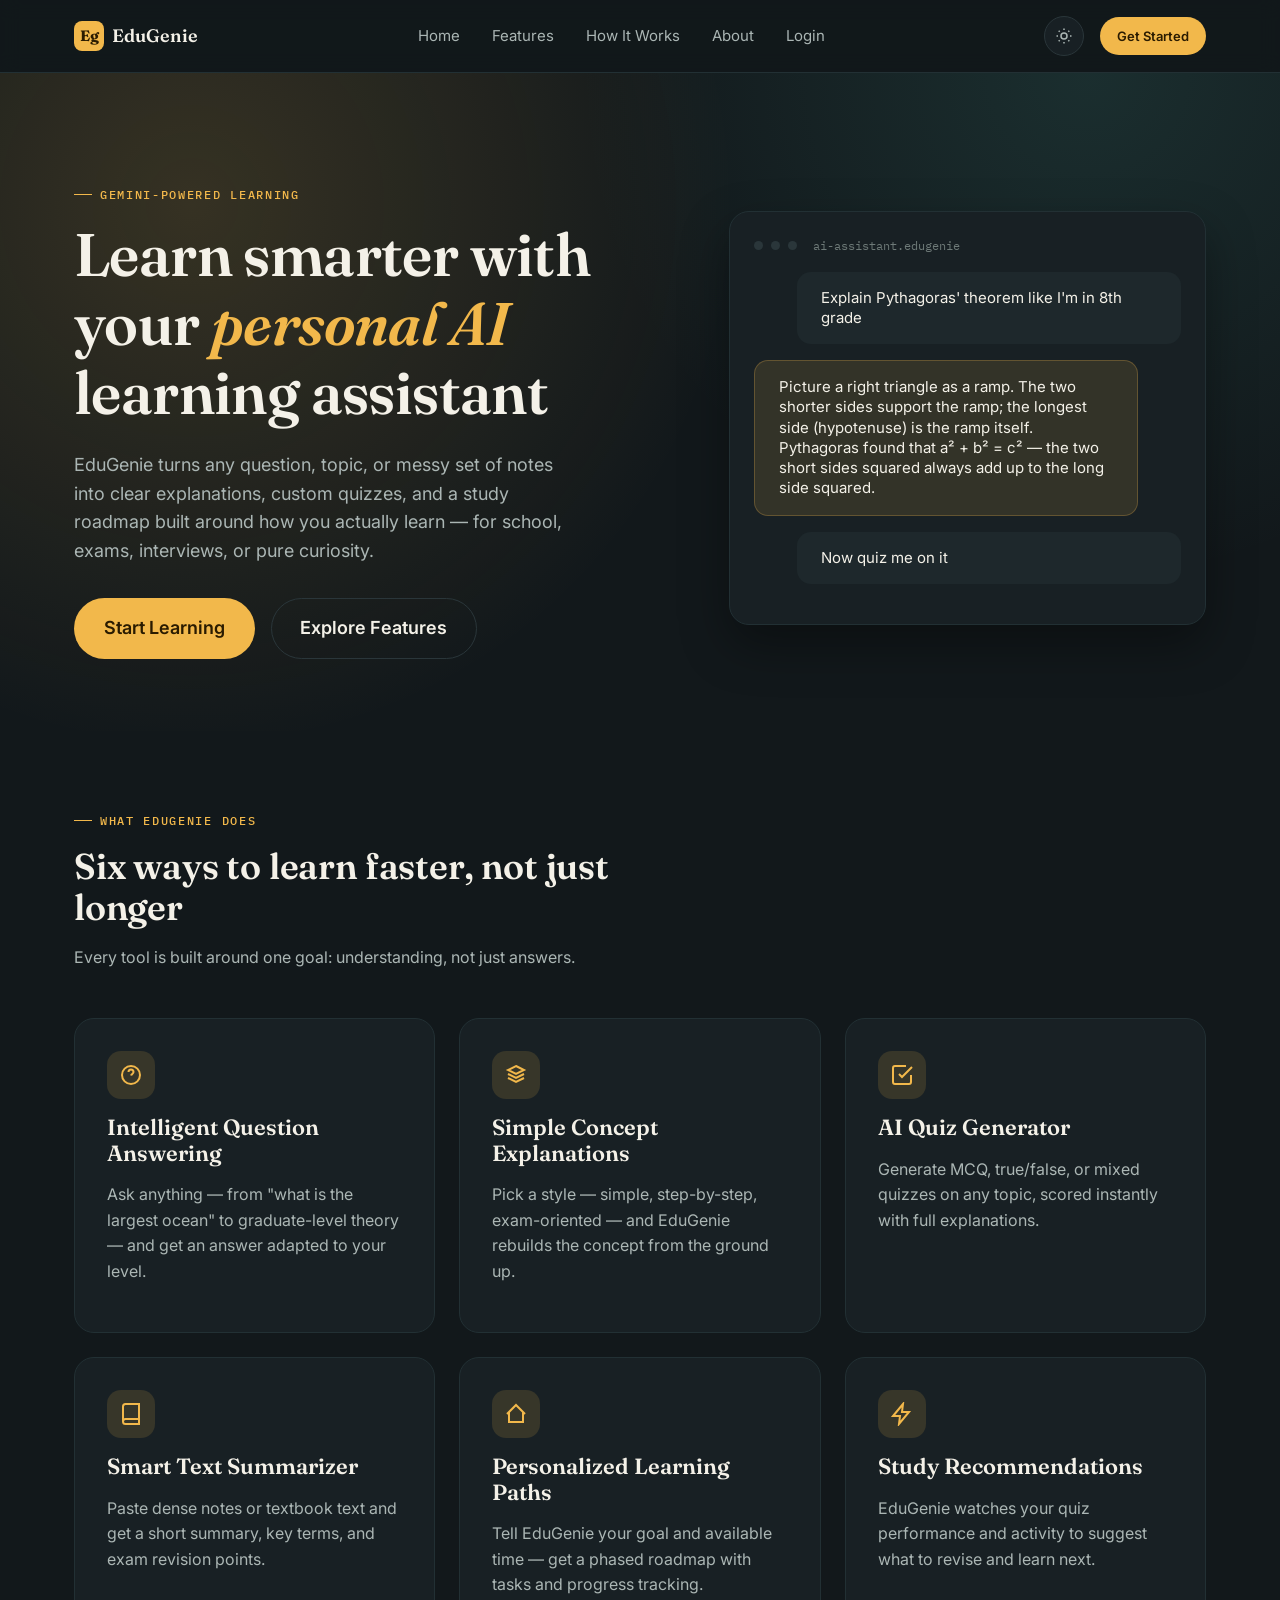
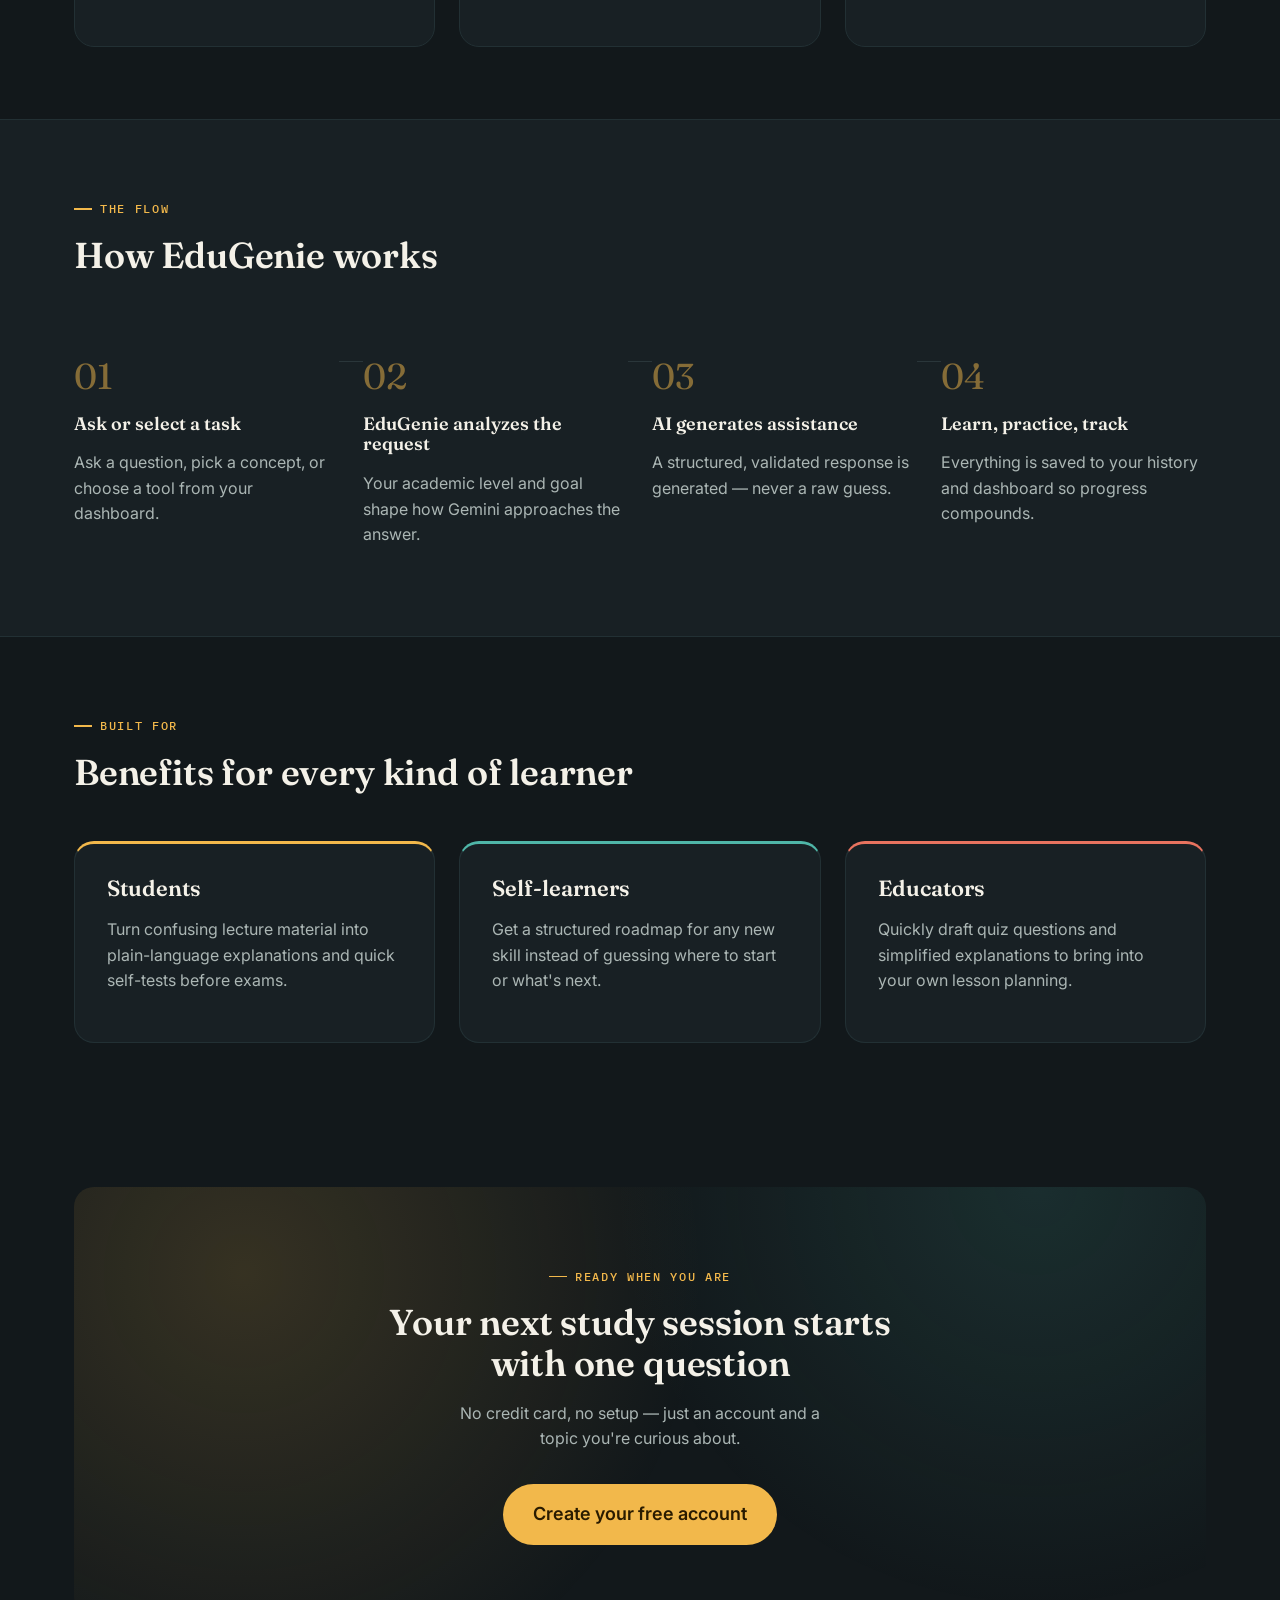
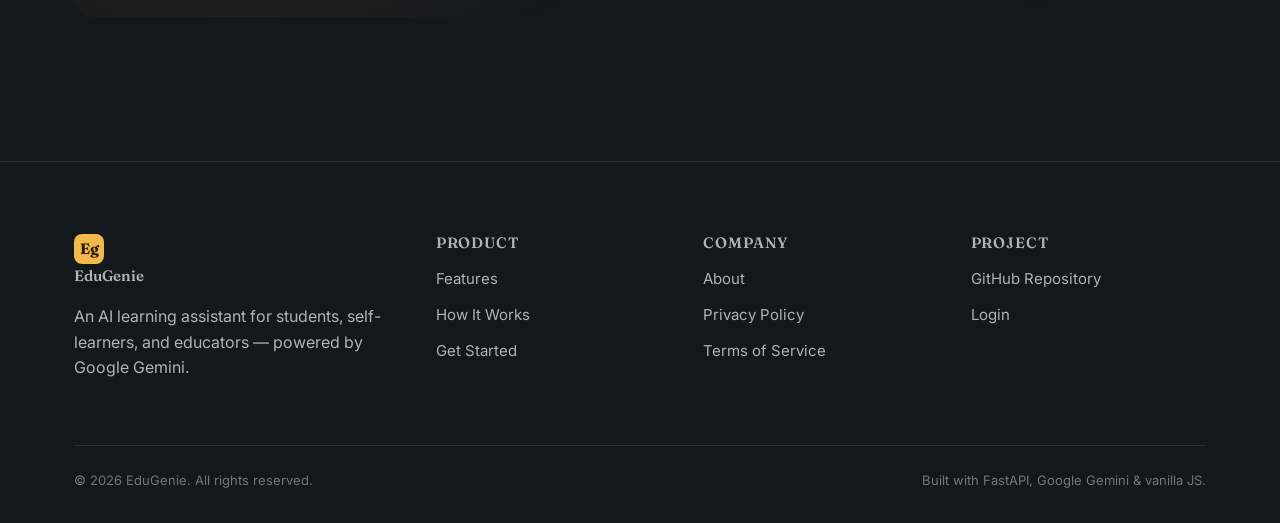
<file: frontend/index.html>
<!DOCTYPE html>
<html lang="en">
<head>
<meta charset="UTF-8">
<meta name="viewport" content="width=device-width, initial-scale=1.0">
<title>EduGenie — Learn Smarter with Your Personal AI Learning Assistant</title>
<meta name="description" content="EduGenie is a Gemini-powered AI learning assistant: ask questions, get concept explanations, generate quizzes, summarize notes, and build personalized learning paths.">
<script>
  // Apply saved theme before paint to avoid flash of wrong theme
  (function() {
    var t = localStorage.getItem('edugenie_theme') || 'dark';
    document.documentElement.setAttribute('data-theme', t);
  })();
</script>
<link rel="stylesheet" href="css/variables.css">
<link rel="stylesheet" href="css/global.css">
<link rel="stylesheet" href="css/components.css">
<link rel="stylesheet" href="css/landing.css">
<link rel="stylesheet" href="css/responsive.css">
</head>
<body>

<nav class="navbar">
  <div class="container navbar-inner">
    <a href="index.html" class="logo"><span class="logo-mark">Eg</span>EduGenie</a>
    <div class="nav-links" id="navLinks">
      <a href="index.html">Home</a>
      <a href="index.html#features">Features</a>
      <a href="index.html#how-it-works">How It Works</a>
      <a href="index.html#about">About</a>
      <a href="pages/login.html">Login</a>
    </div>
    <div class="nav-actions">
      <button class="theme-toggle" id="themeToggle" aria-label="Toggle theme"></button>
      <a href="pages/register.html" class="btn btn-primary btn-sm">Get Started</a>
      <button class="mobile-toggle" id="mobileToggle" aria-label="Toggle menu">
        <svg width="24" height="24" viewBox="0 0 24 24" fill="none" stroke="currentColor" stroke-width="2"><path d="M3 6h18M3 12h18M3 18h18"/></svg>
      </button>
    </div>
  </div>
</nav>

<header class="hero page-fade-in">
  <div class="container hero-inner">
    <div>
      <div class="eyebrow">Gemini-powered learning</div>
      <h1>Learn smarter with your <em>personal AI</em> learning assistant</h1>
      <p class="hero-desc">EduGenie turns any question, topic, or messy set of notes into clear explanations, custom quizzes, and a study roadmap built around how you actually learn — for school, exams, interviews, or pure curiosity.</p>
      <div class="hero-actions">
        <a href="pages/register.html" class="btn btn-primary btn-lg">Start Learning</a>
        <a href="#features" class="btn btn-secondary btn-lg">Explore Features</a>
      </div>
    </div>
    <div class="hero-panel">
      <div class="hero-panel-header">
        <span class="hero-panel-dot"></span><span class="hero-panel-dot"></span><span class="hero-panel-dot"></span>
        <span class="hero-panel-title">ai-assistant.edugenie</span>
      </div>
      <div class="hero-chat-bubble user">Explain Pythagoras' theorem like I'm in 8th grade</div>
      <div class="hero-chat-bubble ai">Picture a right triangle as a ramp. The two shorter sides support the ramp; the longest side (hypotenuse) is the ramp itself. Pythagoras found that a² + b² = c² — the two short sides squared always add up to the long side squared.</div>
      <div class="hero-chat-bubble user">Now quiz me on it</div>
    </div>
  </div>
</header>

<section class="section" id="features">
  <div class="container">
    <div class="section-head">
      <div class="eyebrow">What EduGenie does</div>
      <h2>Six ways to learn faster, not just longer</h2>
      <p>Every tool is built around one goal: understanding, not just answers.</p>
    </div>
    <div class="features-grid">
      <div class="card card-hover">
        <div class="card-icon"><svg viewBox="0 0 24 24" fill="none" stroke="currentColor" stroke-width="2"><path d="M12 18h.01M9.5 9a2.5 2.5 0 015 0c0 1.5-2 2-2.5 3.5M12 3a9 9 0 100 18 9 9 0 000-18z"/></svg></div>
        <h3>Intelligent Question Answering</h3>
        <p>Ask anything — from "what is the largest ocean" to graduate-level theory — and get an answer adapted to your level.</p>
      </div>
      <div class="card card-hover">
        <div class="card-icon"><svg viewBox="0 0 24 24" fill="none" stroke="currentColor" stroke-width="2"><path d="M12 3l8 4-8 4-8-4 8-4zM4 11l8 4 8-4M4 15l8 4 8-4"/></svg></div>
        <h3>Simple Concept Explanations</h3>
        <p>Pick a style — simple, step-by-step, exam-oriented — and EduGenie rebuilds the concept from the ground up.</p>
      </div>
      <div class="card card-hover">
        <div class="card-icon"><svg viewBox="0 0 24 24" fill="none" stroke="currentColor" stroke-width="2"><path d="M9 11l3 3L22 4M21 12v7a2 2 0 01-2 2H5a2 2 0 01-2-2V5a2 2 0 012-2h11"/></svg></div>
        <h3>AI Quiz Generator</h3>
        <p>Generate MCQ, true/false, or mixed quizzes on any topic, scored instantly with full explanations.</p>
      </div>
      <div class="card card-hover">
        <div class="card-icon"><svg viewBox="0 0 24 24" fill="none" stroke="currentColor" stroke-width="2"><path d="M4 19.5A2.5 2.5 0 016.5 17H20M4 4.5A2.5 2.5 0 016.5 2H20v20H6.5A2.5 2.5 0 014 19.5v-15z"/></svg></div>
        <h3>Smart Text Summarizer</h3>
        <p>Paste dense notes or textbook text and get a short summary, key terms, and exam revision points.</p>
      </div>
      <div class="card card-hover">
        <div class="card-icon"><svg viewBox="0 0 24 24" fill="none" stroke="currentColor" stroke-width="2"><path d="M3 12l9-9 9 9M5 10v10h14V10"/></svg></div>
        <h3>Personalized Learning Paths</h3>
        <p>Tell EduGenie your goal and available time — get a phased roadmap with tasks and progress tracking.</p>
      </div>
      <div class="card card-hover">
        <div class="card-icon"><svg viewBox="0 0 24 24" fill="none" stroke="currentColor" stroke-width="2"><path d="M13 2L3 14h7l-1 8 10-12h-7l1-8z"/></svg></div>
        <h3>Study Recommendations</h3>
        <p>EduGenie watches your quiz performance and activity to suggest what to revise and learn next.</p>
      </div>
    </div>
  </div>
</section>

<section class="section section-alt" id="how-it-works">
  <div class="container">
    <div class="section-head">
      <div class="eyebrow">The flow</div>
      <h2>How EduGenie works</h2>
    </div>
    <div class="steps-row">
      <div class="step-card">
        <span class="step-number">01</span>
        <h4>Ask or select a task</h4>
        <p class="text-muted">Ask a question, pick a concept, or choose a tool from your dashboard.</p>
        <div class="step-connector"></div>
      </div>
      <div class="step-card">
        <span class="step-number">02</span>
        <h4>EduGenie analyzes the request</h4>
        <p class="text-muted">Your academic level and goal shape how Gemini approaches the answer.</p>
        <div class="step-connector"></div>
      </div>
      <div class="step-card">
        <span class="step-number">03</span>
        <h4>AI generates assistance</h4>
        <p class="text-muted">A structured, validated response is generated — never a raw guess.</p>
        <div class="step-connector"></div>
      </div>
      <div class="step-card">
        <span class="step-number">04</span>
        <h4>Learn, practice, track</h4>
        <p class="text-muted">Everything is saved to your history and dashboard so progress compounds.</p>
      </div>
    </div>
  </div>
</section>

<section class="section" id="about">
  <div class="container">
    <div class="section-head">
      <div class="eyebrow">Built for</div>
      <h2>Benefits for every kind of learner</h2>
    </div>
    <div class="benefits-grid">
      <div class="card benefit-card">
        <h3>Students</h3>
        <p>Turn confusing lecture material into plain-language explanations and quick self-tests before exams.</p>
      </div>
      <div class="card benefit-card">
        <h3>Self-learners</h3>
        <p>Get a structured roadmap for any new skill instead of guessing where to start or what's next.</p>
      </div>
      <div class="card benefit-card">
        <h3>Educators</h3>
        <p>Quickly draft quiz questions and simplified explanations to bring into your own lesson planning.</p>
      </div>
    </div>
  </div>
</section>

<section class="section">
  <div class="container">
    <div class="cta-section">
      <div class="eyebrow" style="justify-content:center;">Ready when you are</div>
      <h2>Your next study session starts with one question</h2>
      <p style="max-width:40ch;margin:0 auto var(--space-lg);">No credit card, no setup — just an account and a topic you're curious about.</p>
      <a href="pages/register.html" class="btn btn-primary btn-lg">Create your free account</a>
    </div>
  </div>
</section>

<footer class="footer">
  <div class="container">
    <div class="footer-grid">
      <div class="footer-col">
        <a href="index.html" class="logo"><span class="logo-mark">Eg</span>EduGenie</a>
        <p style="margin-top:var(--space-sm);max-width:32ch;">An AI learning assistant for students, self-learners, and educators — powered by Google Gemini.</p>
      </div>
      <div class="footer-col">
        <h4>Product</h4>
        <a href="index.html#features">Features</a>
        <a href="index.html#how-it-works">How It Works</a>
        <a href="pages/register.html">Get Started</a>
      </div>
      <div class="footer-col">
        <h4>Company</h4>
        <a href="index.html#about">About</a>
        <a href="#">Privacy Policy</a>
        <a href="#">Terms of Service</a>
      </div>
      <div class="footer-col">
        <h4>Project</h4>
        <a href="#">GitHub Repository</a>
        <a href="pages/login.html">Login</a>
      </div>
    </div>
    <div class="footer-bottom">
      <span>© 2026 EduGenie. All rights reserved.</span>
      <span>Built with FastAPI, Google Gemini &amp; vanilla JS.</span>
    </div>
  </div>
</footer>

<div id="toast-container"></div>

<script src="js/theme.js"></script>
<script>
  EduGenieTheme.initToggleButton(document.getElementById('themeToggle'));
  document.getElementById('mobileToggle').addEventListener('click', () => {
    document.getElementById('navLinks').classList.toggle('open');
  });
</script>
</body>
</html>
</file>
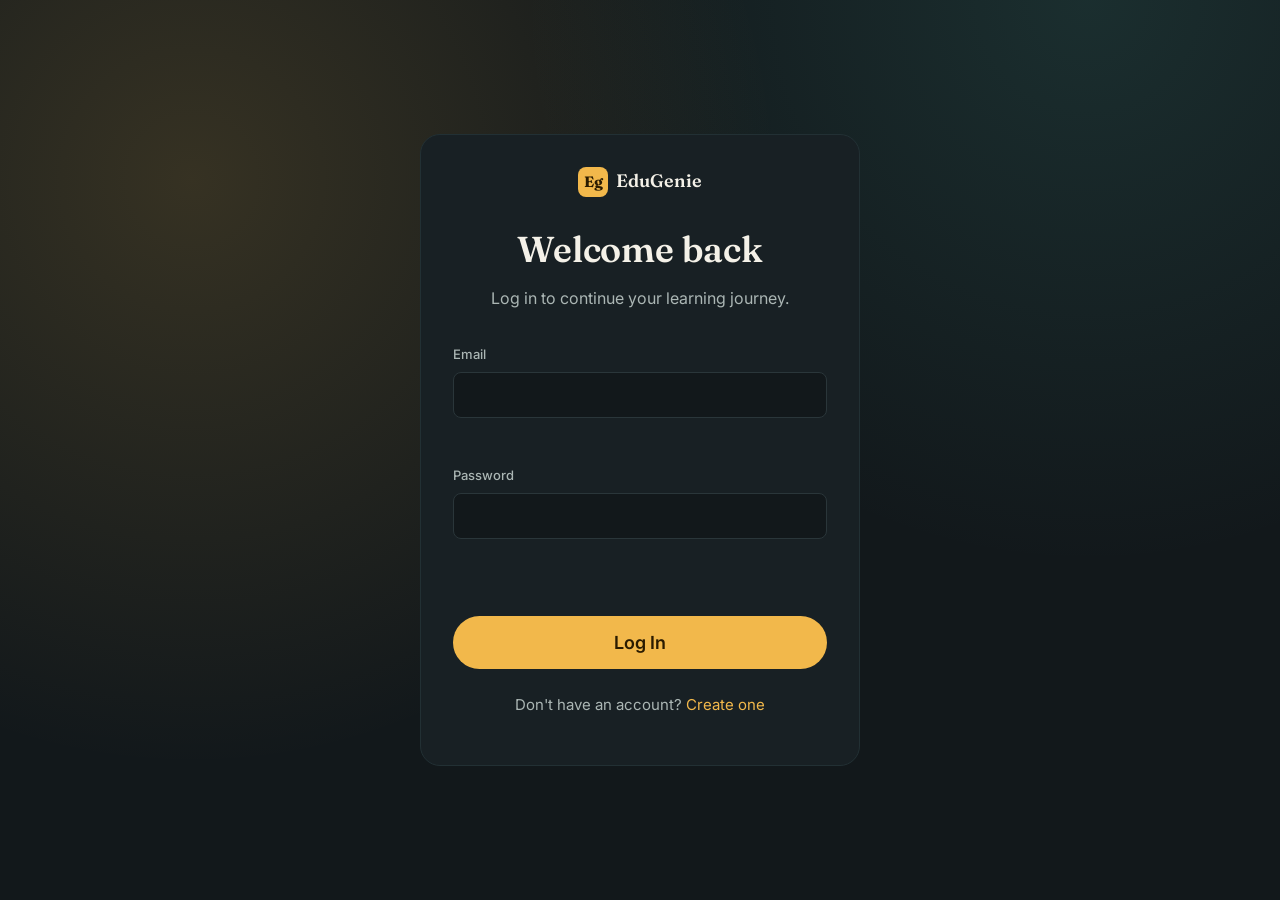
<file: frontend/pages/assistant.html>
<!DOCTYPE html>
<html lang="en">
<head>
<meta charset="UTF-8">
<meta name="viewport" content="width=device-width, initial-scale=1.0">
<title>AI Assistant — EduGenie</title>
<script>(function(){var t=localStorage.getItem('edugenie_theme')||'dark';document.documentElement.setAttribute('data-theme',t);})();</script>
<link rel="stylesheet" href="../css/variables.css">
<link rel="stylesheet" href="../css/global.css">
<link rel="stylesheet" href="../css/components.css">
<link rel="stylesheet" href="../css/dashboard.css">
<link rel="stylesheet" href="../css/responsive.css">
</head>
<body>

<div class="app-shell" id="app-shell-root"></div>

<template id="tpl-content">
  <div class="page-header">
    <div>
      <h2>AI Assistant</h2>
      <p>Ask any educational question — EduGenie adapts to your academic level.</p>
    </div>
    <button class="btn btn-secondary btn-sm" id="newChatBtn">+ New Chat</button>
  </div>

  <div class="card chat-shell">
    <div class="suggested-questions" id="suggestedQuestions">
      <button class="option-pill" data-q="What is the largest ocean?">What is the largest ocean?</button>
      <button class="option-pill" data-q="Explain photosynthesis in simple terms">Explain photosynthesis</button>
      <button class="option-pill" data-q="What is normalization in DBMS?">Normalization in DBMS?</button>
    </div>
    <div class="chat-messages" id="chatMessages">
      <div class="state-block">
        <div class="state-icon"><svg viewBox="0 0 24 24" fill="none" stroke="currentColor" stroke-width="1.5"><path d="M12 18h.01M9.5 9a2.5 2.5 0 015 0c0 1.5-2 2-2.5 3.5M12 3a9 9 0 100 18 9 9 0 000-18z"/></svg></div>
        <h4>Ask your first question</h4>
        <p>EduGenie is ready to help you understand any topic.</p>
      </div>
    </div>
    <form id="chatForm" class="chat-input-row">
      <textarea class="textarea" id="chatInput" placeholder="Ask an educational question..." rows="1" required></textarea>
      <button type="submit" class="btn btn-primary" id="sendBtn">Send</button>
    </form>
  </div>
</template>

<div id="toast-container"></div>

<script src="../js/theme.js"></script>
<script src="../js/api.js"></script>
<script src="../js/common.js"></script>
<script src="../js/layout.js"></script>
<script src="../js/assistant.js"></script>
</body>
</html>
</file>
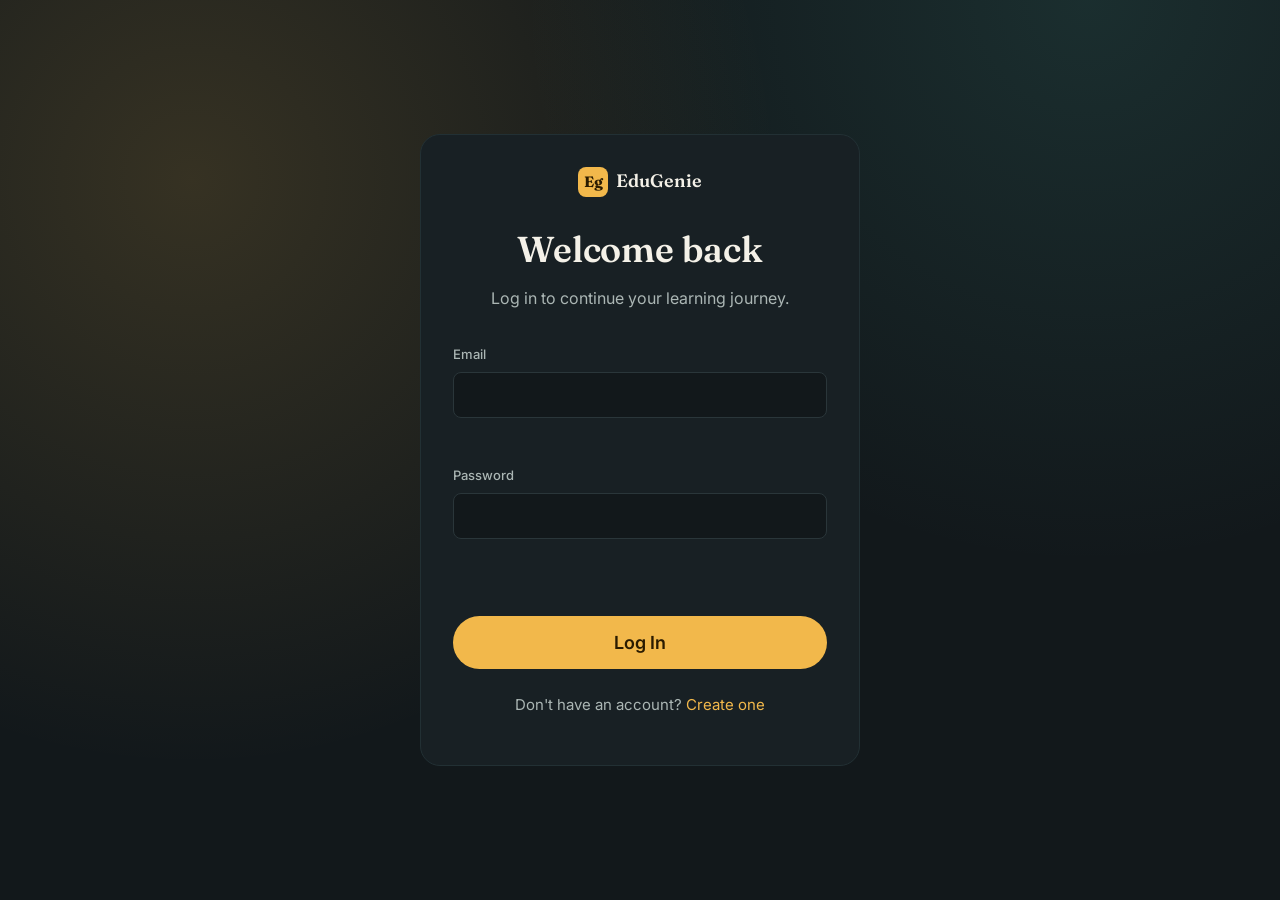
<file: frontend/pages/concept-explainer.html>
<!DOCTYPE html>
<html lang="en">
<head>
<meta charset="UTF-8">
<meta name="viewport" content="width=device-width, initial-scale=1.0">
<title>Concept Explainer — EduGenie</title>
<script>(function(){var t=localStorage.getItem('edugenie_theme')||'dark';document.documentElement.setAttribute('data-theme',t);})();</script>
<link rel="stylesheet" href="../css/variables.css">
<link rel="stylesheet" href="../css/global.css">
<link rel="stylesheet" href="../css/components.css">
<link rel="stylesheet" href="../css/dashboard.css">
<link rel="stylesheet" href="../css/responsive.css">
</head>
<body>

<div class="app-shell" id="app-shell-root"></div>

<template id="tpl-content">
  <div class="page-header">
    <div>
      <h2>Concept Explainer</h2>
      <p>Break down any topic into a definition, analogy, example, and quick recap.</p>
    </div>
  </div>

  <div class="card" style="margin-bottom:var(--space-lg);">
    <form id="conceptForm">
      <div class="grid grid-2">
        <div class="field">
          <label class="label" for="topic">Concept or Topic</label>
          <input class="input" id="topic" placeholder="e.g. Pythagoras Theorem" required>
        </div>
        <div class="field">
          <label class="label" for="subject">Subject (optional)</label>
          <input class="input" id="subject" placeholder="e.g. Geometry">
        </div>
      </div>
      <div class="field">
        <label class="label" for="academic_level">Academic Level</label>
        <select class="select" id="academic_level" required>
          <option>School Student</option>
          <option>Intermediate / Higher Secondary</option>
          <option selected>Undergraduate</option>
          <option>Postgraduate</option>
          <option>Self Learner</option>
          <option>Educator</option>
        </select>
      </div>
      <div class="field">
        <label class="label">Explanation Style</label>
        <div class="option-pills" id="stylePills">
          <button type="button" class="option-pill active" data-style="Simple">Simple</button>
          <button type="button" class="option-pill" data-style="Detailed">Detailed</button>
          <button type="button" class="option-pill" data-style="Step-by-Step">Step-by-Step</button>
          <button type="button" class="option-pill" data-style="Real-Life Example">Real-Life Example</button>
          <button type="button" class="option-pill" data-style="Exam-Oriented">Exam-Oriented</button>
        </div>
      </div>
      <button type="submit" class="btn btn-primary" id="submitBtn">Explain This Concept</button>
    </form>
  </div>

  <div id="resultContainer"></div>
</template>

<div id="toast-container"></div>

<script src="../js/theme.js"></script>
<script src="../js/api.js"></script>
<script src="../js/common.js"></script>
<script src="../js/layout.js"></script>
<script src="../js/concepts.js"></script>
</body>
</html>
</file>
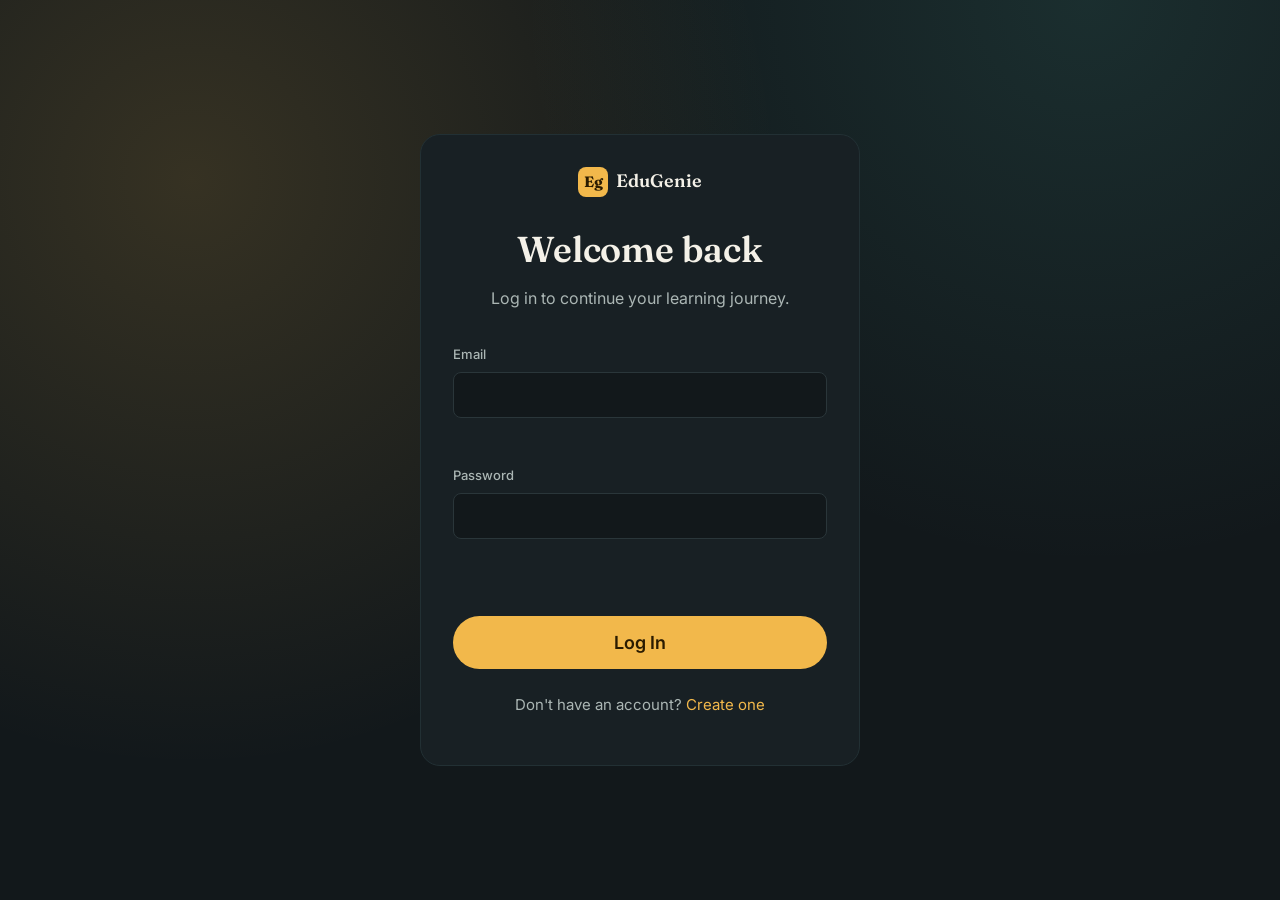
<file: frontend/pages/dashboard.html>
<!DOCTYPE html>
<html lang="en">
<head>
<meta charset="UTF-8">
<meta name="viewport" content="width=device-width, initial-scale=1.0">
<title>Dashboard — EduGenie</title>
<script>(function(){var t=localStorage.getItem('edugenie_theme')||'dark';document.documentElement.setAttribute('data-theme',t);})();</script>
<link rel="stylesheet" href="../css/variables.css">
<link rel="stylesheet" href="../css/global.css">
<link rel="stylesheet" href="../css/components.css">
<link rel="stylesheet" href="../css/dashboard.css">
<link rel="stylesheet" href="../css/responsive.css">
</head>
<body>

<div class="app-shell" id="app-shell-root"></div>

<template id="tpl-content">
  <div class="page-header">
    <div>
      <h2>Welcome back, <span data-user-name>there</span> 👋</h2>
      <p>Here's where your learning stands today.</p>
    </div>
  </div>

  <div class="stat-grid" id="statGrid">
    <div class="card stat-card"><div class="skeleton" style="height:44px;"></div></div>
    <div class="card stat-card"><div class="skeleton" style="height:44px;"></div></div>
    <div class="card stat-card"><div class="skeleton" style="height:44px;"></div></div>
    <div class="card stat-card"><div class="skeleton" style="height:44px;"></div></div>
  </div>

  <h3>Quick actions</h3>
  <div class="quick-actions-grid">
    <a href="assistant.html" class="card card-hover quick-action">
      <div class="card-icon"><svg viewBox="0 0 24 24" fill="none" stroke="currentColor" stroke-width="2"><path d="M12 18h.01M9.5 9a2.5 2.5 0 015 0c0 1.5-2 2-2.5 3.5M12 3a9 9 0 100 18 9 9 0 000-18z"/></svg></div>
      <div style="font-size:var(--fs-sm);font-weight:600;">Ask EduGenie</div>
    </a>
    <a href="concept-explainer.html" class="card card-hover quick-action">
      <div class="card-icon"><svg viewBox="0 0 24 24" fill="none" stroke="currentColor" stroke-width="2"><path d="M12 3l8 4-8 4-8-4 8-4zM4 11l8 4 8-4M4 15l8 4 8-4"/></svg></div>
      <div style="font-size:var(--fs-sm);font-weight:600;">Explain a Concept</div>
    </a>
    <a href="quiz.html" class="card card-hover quick-action">
      <div class="card-icon"><svg viewBox="0 0 24 24" fill="none" stroke="currentColor" stroke-width="2"><path d="M9 11l3 3L22 4M21 12v7a2 2 0 01-2 2H5a2 2 0 01-2-2V5a2 2 0 012-2h11"/></svg></div>
      <div style="font-size:var(--fs-sm);font-weight:600;">Generate Quiz</div>
    </a>
    <a href="summarizer.html" class="card card-hover quick-action">
      <div class="card-icon"><svg viewBox="0 0 24 24" fill="none" stroke="currentColor" stroke-width="2"><path d="M4 19.5A2.5 2.5 0 016.5 17H20M4 4.5A2.5 2.5 0 016.5 2H20v20H6.5A2.5 2.5 0 014 19.5v-15z"/></svg></div>
      <div style="font-size:var(--fs-sm);font-weight:600;">Summarize Text</div>
    </a>
    <a href="learning-path.html" class="card card-hover quick-action">
      <div class="card-icon"><svg viewBox="0 0 24 24" fill="none" stroke="currentColor" stroke-width="2"><path d="M13 2L3 14h7l-1 8 10-12h-7l1-8z"/></svg></div>
      <div style="font-size:var(--fs-sm);font-weight:600;">Create Learning Path</div>
    </a>
  </div>

  <div class="dashboard-columns">
    <div class="card">
      <h3>Recent activity</h3>
      <div id="recentActivity">
        <div class="skeleton" style="height:20px;margin-bottom:10px;"></div>
        <div class="skeleton" style="height:20px;margin-bottom:10px;"></div>
        <div class="skeleton" style="height:20px;"></div>
      </div>
    </div>
    <div class="card">
      <h3>AI study recommendations</h3>
      <div id="recommendations">
        <div class="skeleton" style="height:20px;margin-bottom:10px;"></div>
        <div class="skeleton" style="height:20px;"></div>
      </div>
    </div>
  </div>
</template>

<div id="toast-container"></div>

<script src="../js/theme.js"></script>
<script src="../js/api.js"></script>
<script src="../js/common.js"></script>
<script src="../js/layout.js"></script>
<script src="../js/dashboard.js"></script>
</body>
</html>
</file>
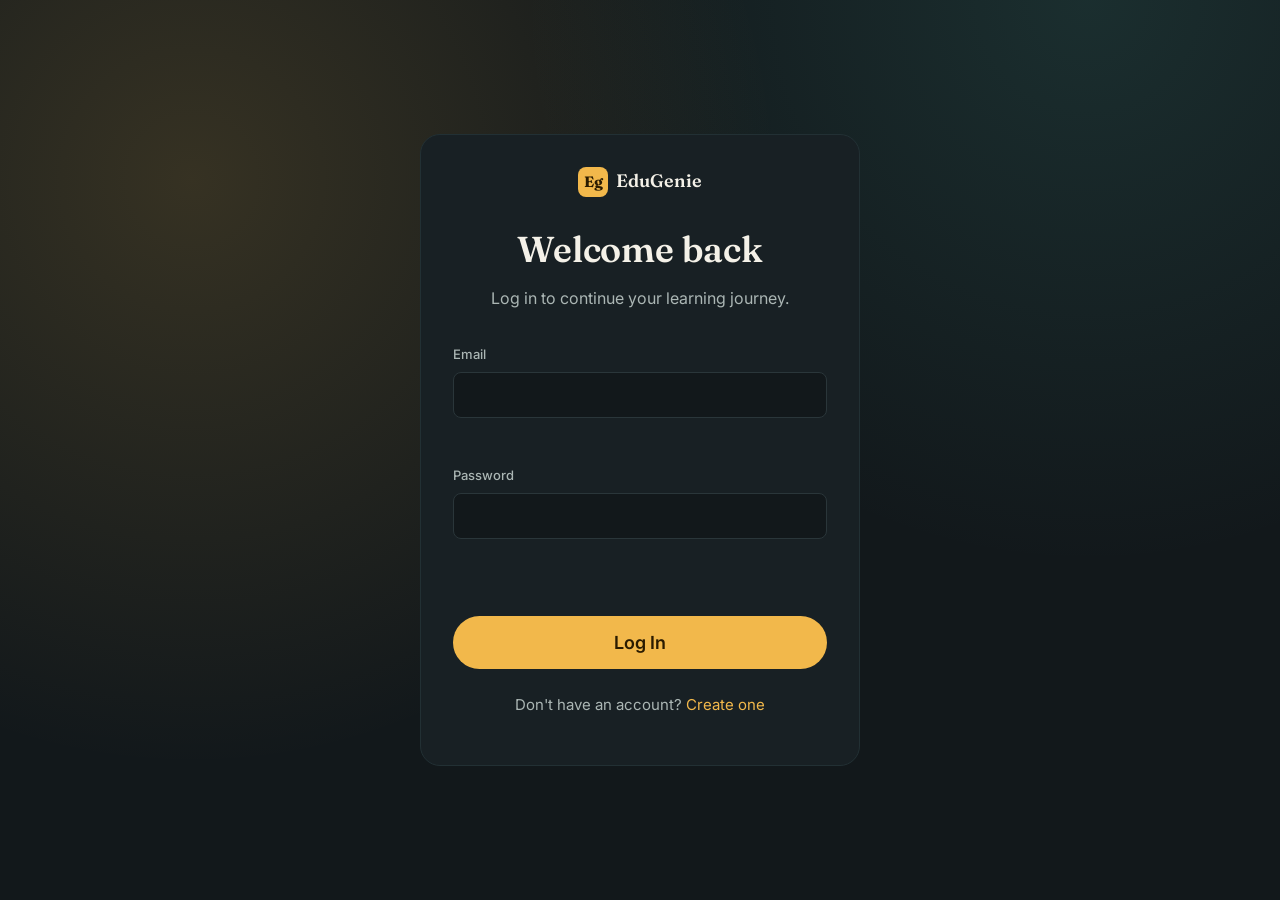
<file: frontend/pages/history.html>
<!DOCTYPE html>
<html lang="en">
<head>
<meta charset="UTF-8">
<meta name="viewport" content="width=device-width, initial-scale=1.0">
<title>History — EduGenie</title>
<script>(function(){var t=localStorage.getItem('edugenie_theme')||'dark';document.documentElement.setAttribute('data-theme',t);})();</script>
<link rel="stylesheet" href="../css/variables.css">
<link rel="stylesheet" href="../css/global.css">
<link rel="stylesheet" href="../css/components.css">
<link rel="stylesheet" href="../css/dashboard.css">
<link rel="stylesheet" href="../css/responsive.css">
</head>
<body>

<div class="app-shell" id="app-shell-root"></div>

<template id="tpl-content">
  <div class="page-header">
    <div>
      <h2>Learning History</h2>
      <p>Everything you've asked, explained, quizzed, summarized, and mapped out.</p>
    </div>
  </div>

  <div class="history-filters" id="historyFilters">
    <button class="option-pill active" data-type="">All</button>
    <button class="option-pill" data-type="question">Questions</button>
    <button class="option-pill" data-type="concept">Concepts</button>
    <button class="option-pill" data-type="quiz">Quizzes</button>
    <button class="option-pill" data-type="summary">Summaries</button>
    <button class="option-pill" data-type="learning_path">Learning Paths</button>
  </div>

  <div class="card" id="historyListCard">
    <div id="historyList"></div>
  </div>
</template>

<div id="toast-container"></div>

<script src="../js/theme.js"></script>
<script src="../js/api.js"></script>
<script src="../js/common.js"></script>
<script src="../js/layout.js"></script>
<script src="../js/history.js"></script>
</body>
</html>
</file>
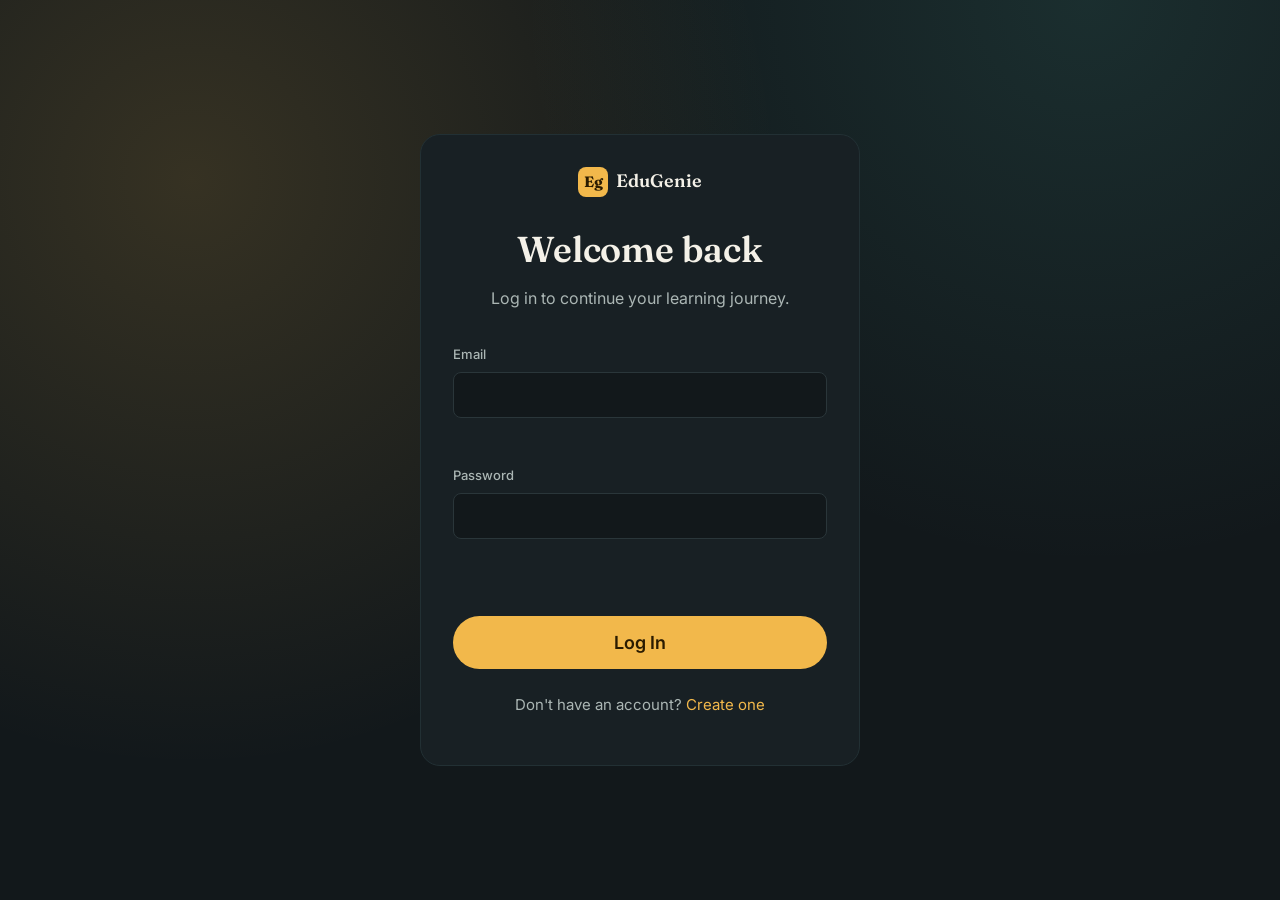
<file: frontend/pages/learning-path.html>
<!DOCTYPE html>
<html lang="en">
<head>
<meta charset="UTF-8">
<meta name="viewport" content="width=device-width, initial-scale=1.0">
<title>Learning Paths — EduGenie</title>
<script>(function(){var t=localStorage.getItem('edugenie_theme')||'dark';document.documentElement.setAttribute('data-theme',t);})();</script>
<link rel="stylesheet" href="../css/variables.css">
<link rel="stylesheet" href="../css/global.css">
<link rel="stylesheet" href="../css/components.css">
<link rel="stylesheet" href="../css/dashboard.css">
<link rel="stylesheet" href="../css/responsive.css">
</head>
<body>

<div class="app-shell" id="app-shell-root"></div>

<template id="tpl-content">
  <div class="page-header">
    <div>
      <h2>Personalized Learning Paths</h2>
      <p>Tell EduGenie what you want to learn and get a phased roadmap with tasks and progress tracking.</p>
    </div>
    <button class="btn btn-primary btn-sm" id="newPathBtn">+ New Learning Path</button>
  </div>

  <div class="tabs">
    <button class="tab-btn active" data-tab="new">Generate New</button>
    <button class="tab-btn" data-tab="saved">Saved Paths</button>
  </div>

  <div id="newPathTab">
    <div class="card">
      <form id="pathForm">
        <div class="field">
          <label class="label" for="topic">Topic or Skill</label>
          <input class="input" id="topic" placeholder="e.g. SQL, Machine Learning, Spanish" required>
        </div>
        <div class="field">
          <label class="label">Current Knowledge Level</label>
          <div class="option-pills" id="levelPills">
            <button type="button" class="option-pill active" data-val="Beginner">Beginner</button>
            <button type="button" class="option-pill" data-val="Intermediate">Intermediate</button>
            <button type="button" class="option-pill" data-val="Advanced">Advanced</button>
          </div>
        </div>
        <div class="field">
          <label class="label">Learning Goal</label>
          <div class="option-pills" id="goalPills">
            <button type="button" class="option-pill active" data-val="Academic Learning">Academic Learning</button>
            <button type="button" class="option-pill" data-val="Exam Preparation">Exam Preparation</button>
            <button type="button" class="option-pill" data-val="Interview Preparation">Interview Preparation</button>
            <button type="button" class="option-pill" data-val="Project Development">Project Development</button>
            <button type="button" class="option-pill" data-val="Career Skill">Career Skill</button>
          </div>
        </div>
        <div class="field">
          <label class="label">Available Study Time</label>
          <div class="option-pills" id="timePills">
            <button type="button" class="option-pill active" data-val="1 Week">1 Week</button>
            <button type="button" class="option-pill" data-val="2 Weeks">2 Weeks</button>
            <button type="button" class="option-pill" data-val="1 Month">1 Month</button>
            <button type="button" class="option-pill" data-val="2 Months">2 Months</button>
          </div>
        </div>
        <button type="submit" class="btn btn-primary btn-lg" id="generateBtn">Generate Roadmap</button>
      </form>
    </div>
    <div id="newPathResult"></div>
  </div>

  <div id="savedPathTab" class="hidden">
    <div id="savedPathsList"></div>
  </div>
</template>

<div id="toast-container"></div>

<script src="../js/theme.js"></script>
<script src="../js/api.js"></script>
<script src="../js/common.js"></script>
<script src="../js/layout.js"></script>
<script src="../js/learning-path.js"></script>
</body>
</html>
</file>
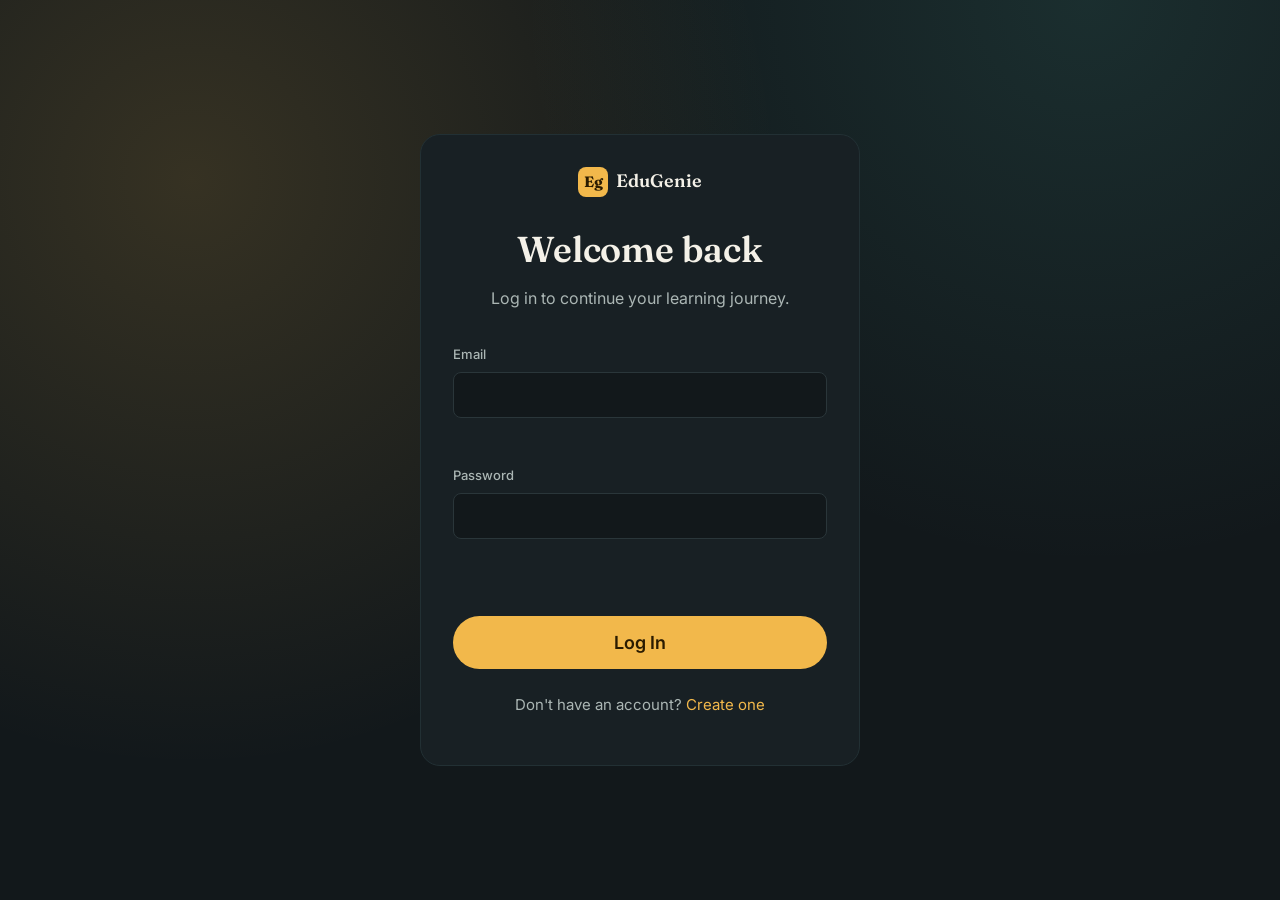
<file: frontend/pages/login.html>
<!DOCTYPE html>
<html lang="en">
<head>
<meta charset="UTF-8">
<meta name="viewport" content="width=device-width, initial-scale=1.0">
<title>Log In — EduGenie</title>
<script>(function(){var t=localStorage.getItem('edugenie_theme')||'dark';document.documentElement.setAttribute('data-theme',t);})();</script>
<link rel="stylesheet" href="../css/variables.css">
<link rel="stylesheet" href="../css/global.css">
<link rel="stylesheet" href="../css/components.css">
<link rel="stylesheet" href="../css/dashboard.css">
<link rel="stylesheet" href="../css/responsive.css">
</head>
<body>

<div class="auth-wrap page-fade-in">
  <div class="card auth-card">
    <a href="../index.html" class="logo"><span class="logo-mark">Eg</span>EduGenie</a>
    <h2 style="text-align:center;">Welcome back</h2>
    <p style="text-align:center;margin-bottom:var(--space-lg);">Log in to continue your learning journey.</p>

    <form id="loginForm" novalidate>
      <div class="field">
        <label class="label" for="email">Email</label>
        <input class="input" type="email" id="email" name="email" required autocomplete="email">
        <div class="field-error" id="emailError"></div>
      </div>
      <div class="field">
        <label class="label" for="password">Password</label>
        <input class="input" type="password" id="password" name="password" required autocomplete="current-password">
        <div class="field-error" id="passwordError"></div>
      </div>
      <div class="field-error" id="formError" style="margin-bottom:var(--space-sm);"></div>
      <button type="submit" class="btn btn-primary btn-block btn-lg" id="submitBtn">
        <span id="submitText">Log In</span>
      </button>
    </form>

    <p class="auth-switch">Don't have an account? <a href="register.html" class="text-accent">Create one</a></p>
  </div>
</div>

<div id="toast-container"></div>

<script src="../js/theme.js"></script>
<script src="../js/api.js"></script>
<script src="../js/common.js"></script>
<script src="../js/auth.js"></script>
</body>
</html>
</file>
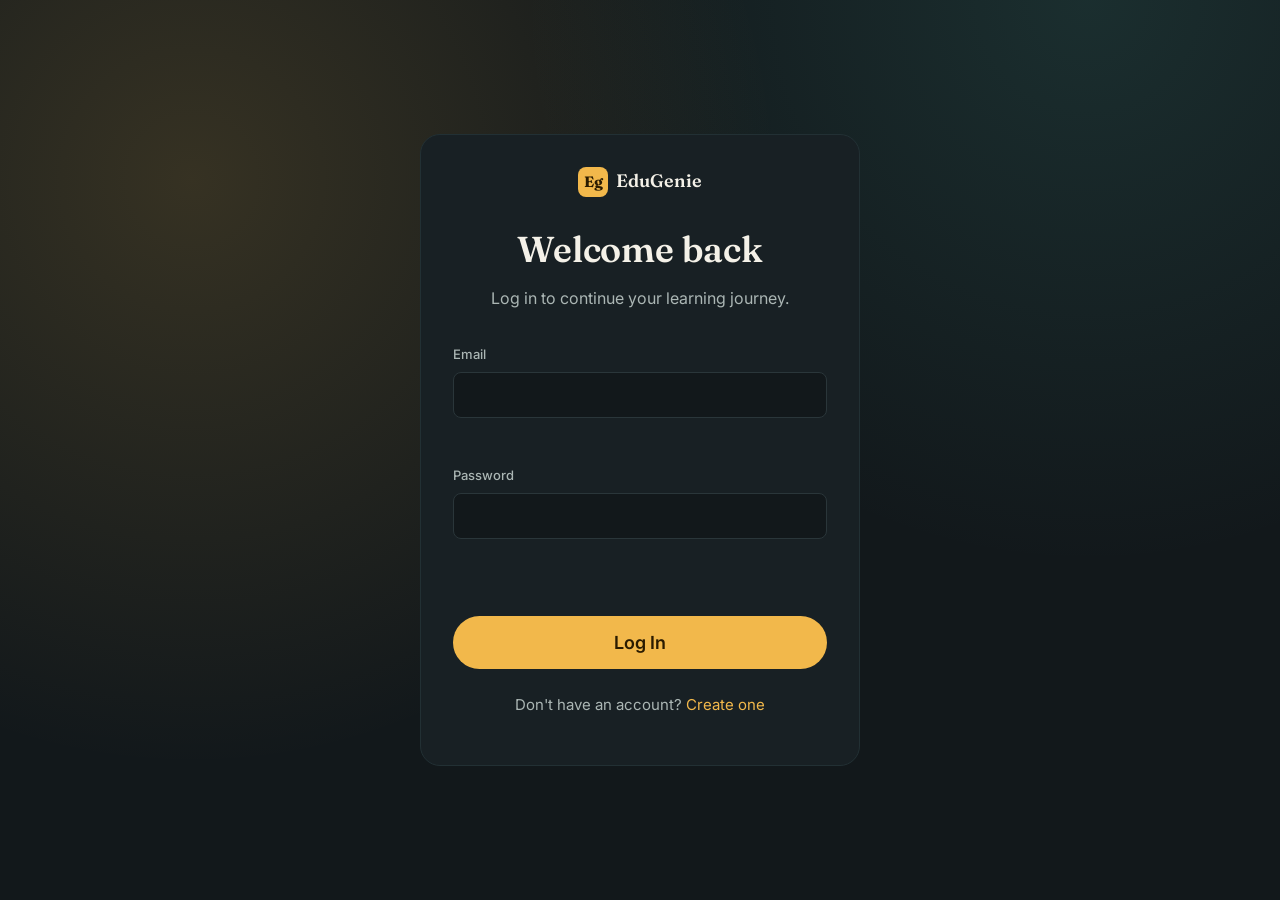
<file: frontend/pages/profile.html>
<!DOCTYPE html>
<html lang="en">
<head>
<meta charset="UTF-8">
<meta name="viewport" content="width=device-width, initial-scale=1.0">
<title>Profile — EduGenie</title>
<script>(function(){var t=localStorage.getItem('edugenie_theme')||'dark';document.documentElement.setAttribute('data-theme',t);})();</script>
<link rel="stylesheet" href="../css/variables.css">
<link rel="stylesheet" href="../css/global.css">
<link rel="stylesheet" href="../css/components.css">
<link rel="stylesheet" href="../css/dashboard.css">
<link rel="stylesheet" href="../css/responsive.css">
</head>
<body>

<div class="app-shell" id="app-shell-root"></div>

<template id="tpl-content">
  <div class="page-header"><div><h2>Profile</h2><p>Manage your personal information.</p></div></div>

  <div class="grid grid-2">
    <div class="card">
      <div class="flex items-center gap-sm" style="margin-bottom:var(--space-lg);">
        <div class="avatar" style="width:56px;height:56px;font-size:var(--fs-lg);" data-user-initials></div>
        <div>
          <h3 style="margin-bottom:2px;" data-user-name></h3>
          <p class="text-faint" style="margin:0;" data-user-email></p>
        </div>
      </div>
      <form id="profileForm">
        <div class="field">
          <label class="label" for="full_name">Full Name</label>
          <input class="input" id="full_name" required>
        </div>
        <div class="field">
          <label class="label" for="academic_level">Academic Level</label>
          <select class="select" id="academic_level">
            <option>School Student</option>
            <option>Intermediate / Higher Secondary</option>
            <option>Undergraduate</option>
            <option>Postgraduate</option>
            <option>Self Learner</option>
            <option>Educator</option>
          </select>
        </div>
        <p class="field-hint">Account created: <span id="createdAt"></span></p>
        <button type="submit" class="btn btn-primary" id="saveBtn">Save Changes</button>
      </form>
    </div>

    <div class="card">
      <h3>Your stats</h3>
      <div class="stat-grid" style="grid-template-columns:1fr 1fr;" id="statGrid">
        <div class="stat-card"><div class="skeleton" style="height:36px;"></div></div>
        <div class="stat-card"><div class="skeleton" style="height:36px;"></div></div>
        <div class="stat-card"><div class="skeleton" style="height:36px;"></div></div>
        <div class="stat-card"><div class="skeleton" style="height:36px;"></div></div>
      </div>
    </div>
  </div>
</template>

<div id="toast-container"></div>

<script src="../js/theme.js"></script>
<script src="../js/api.js"></script>
<script src="../js/common.js"></script>
<script src="../js/layout.js"></script>
<script src="../js/profile.js"></script>
</body>
</html>
</file>
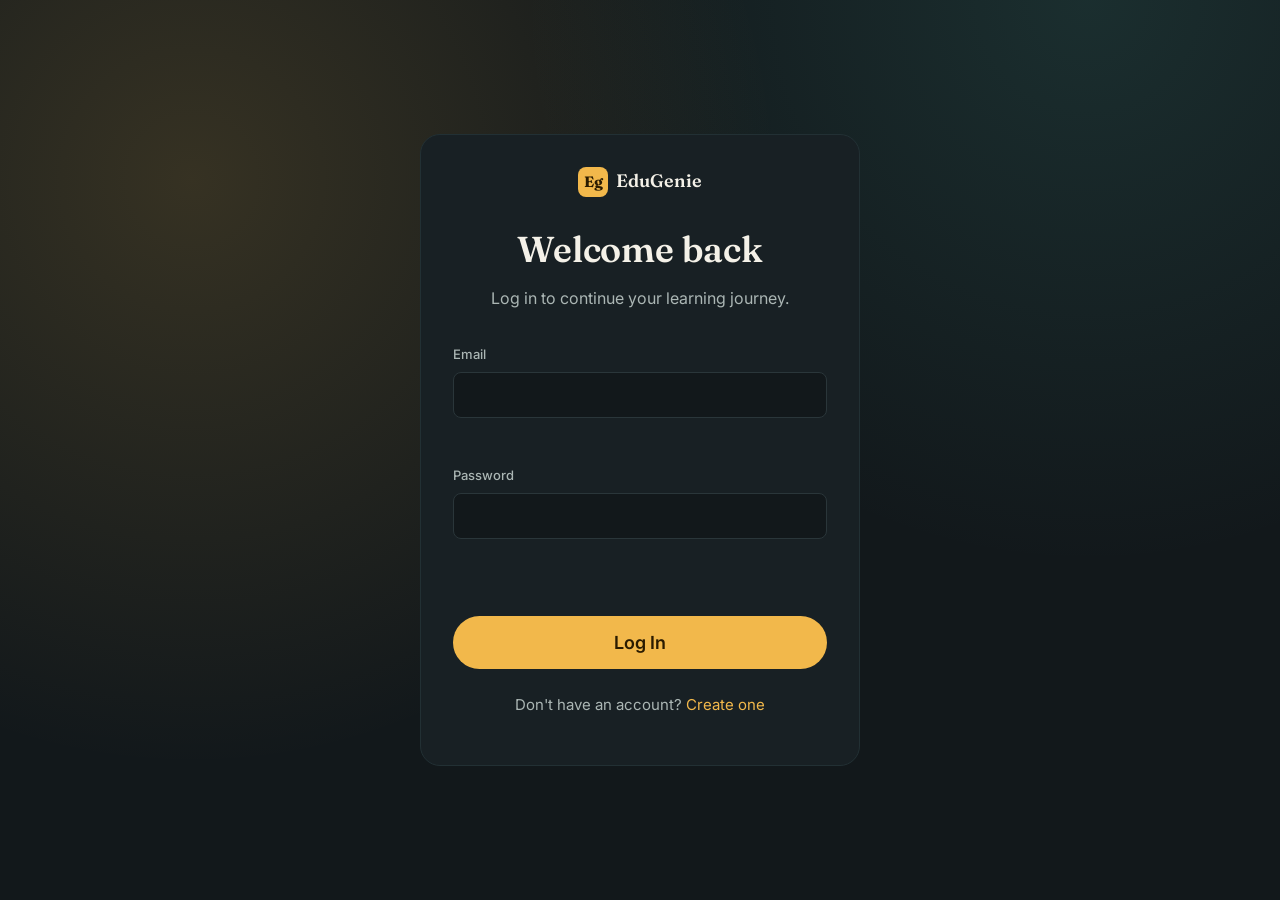
<file: frontend/pages/quiz.html>
<!DOCTYPE html>
<html lang="en">
<head>
<meta charset="UTF-8">
<meta name="viewport" content="width=device-width, initial-scale=1.0">
<title>Quiz Generator — EduGenie</title>
<script>(function(){var t=localStorage.getItem('edugenie_theme')||'dark';document.documentElement.setAttribute('data-theme',t);})();</script>
<link rel="stylesheet" href="../css/variables.css">
<link rel="stylesheet" href="../css/global.css">
<link rel="stylesheet" href="../css/components.css">
<link rel="stylesheet" href="../css/dashboard.css">
<link rel="stylesheet" href="../css/responsive.css">
</head>
<body>

<div class="app-shell" id="app-shell-root"></div>

<template id="tpl-content">
  <div class="page-header">
    <div>
      <h2>Quiz Generator</h2>
      <p>Test your understanding with an AI-generated quiz on any topic.</p>
    </div>
  </div>
  <div id="quizArea"></div>
</template>

<template id="tpl-quiz-form">
  <div class="card">
    <form id="quizForm">
      <div class="grid grid-2">
        <div class="field">
          <label class="label" for="topic">Topic</label>
          <input class="input" id="topic" placeholder="e.g. Python Basics" required>
        </div>
        <div class="field">
          <label class="label" for="subject">Subject (optional)</label>
          <input class="input" id="subject" placeholder="e.g. Programming">
        </div>
      </div>
      <div class="field">
        <label class="label">Difficulty</label>
        <div class="option-pills" id="difficultyPills">
          <button type="button" class="option-pill active" data-val="Easy">Easy</button>
          <button type="button" class="option-pill" data-val="Medium">Medium</button>
          <button type="button" class="option-pill" data-val="Hard">Hard</button>
        </div>
      </div>
      <div class="field">
        <label class="label">Number of Questions</label>
        <div class="option-pills" id="countPills">
          <button type="button" class="option-pill active" data-val="5">5</button>
          <button type="button" class="option-pill" data-val="10">10</button>
          <button type="button" class="option-pill" data-val="15">15</button>
        </div>
      </div>
      <div class="field">
        <label class="label">Quiz Type</label>
        <div class="option-pills" id="typePills">
          <button type="button" class="option-pill active" data-val="Multiple Choice Questions">Multiple Choice</button>
          <button type="button" class="option-pill" data-val="True or False">True or False</button>
          <button type="button" class="option-pill" data-val="Mixed Quiz">Mixed</button>
        </div>
      </div>
      <button type="submit" class="btn btn-primary btn-lg" id="generateBtn">Generate Quiz</button>
    </form>
  </div>
</template>

<div id="toast-container"></div>

<script src="../js/theme.js"></script>
<script src="../js/api.js"></script>
<script src="../js/common.js"></script>
<script src="../js/layout.js"></script>
<script src="../js/quiz.js"></script>
</body>
</html>
</file>
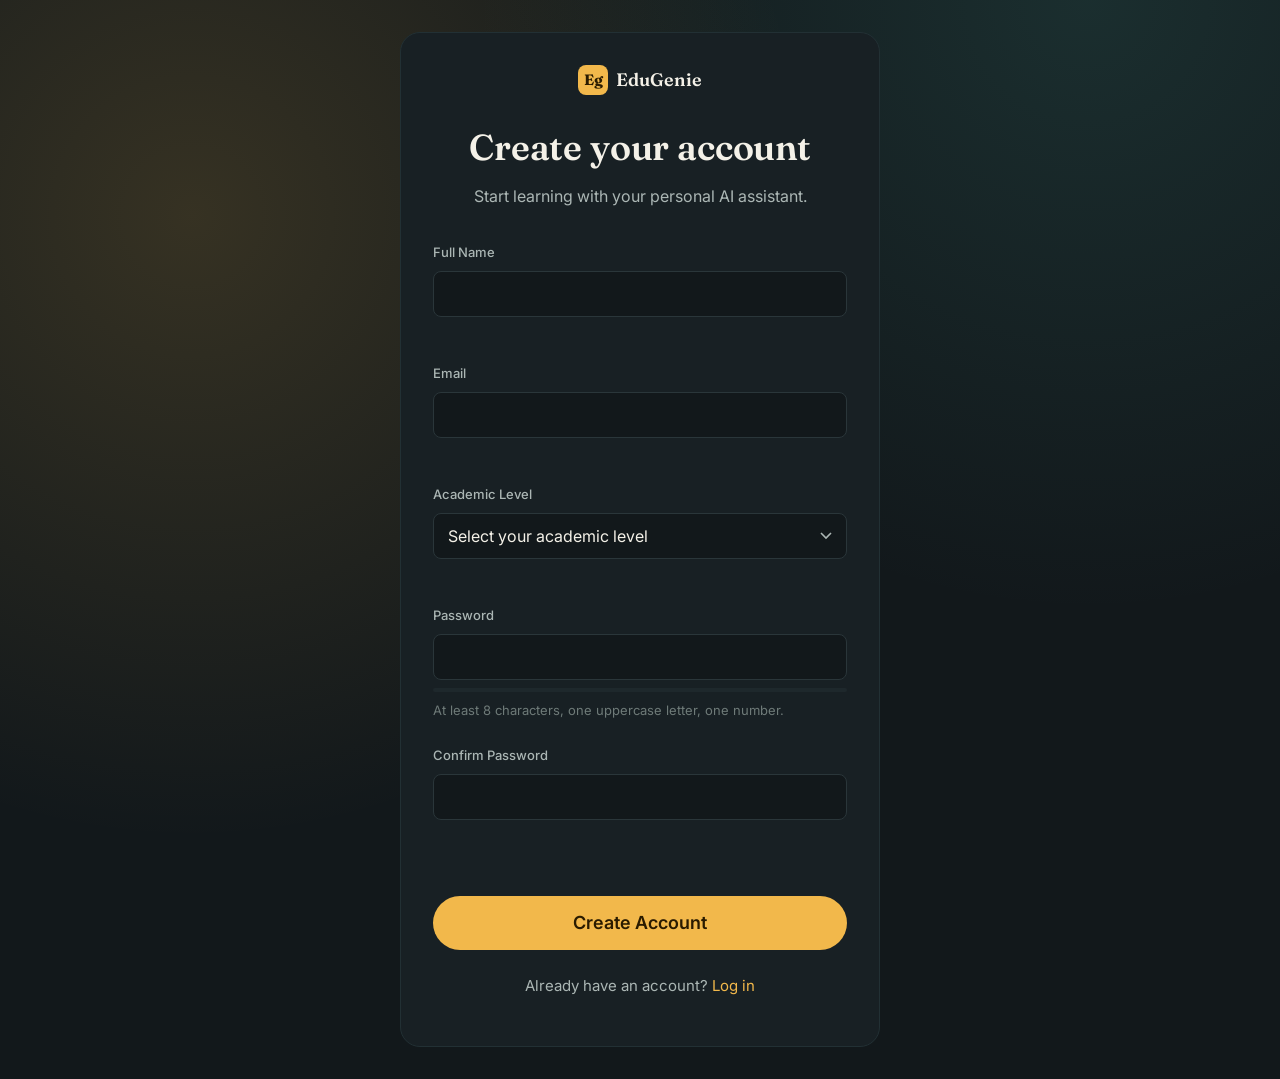
<file: frontend/pages/register.html>
<!DOCTYPE html>
<html lang="en">
<head>
<meta charset="UTF-8">
<meta name="viewport" content="width=device-width, initial-scale=1.0">
<title>Create Account — EduGenie</title>
<script>(function(){var t=localStorage.getItem('edugenie_theme')||'dark';document.documentElement.setAttribute('data-theme',t);})();</script>
<link rel="stylesheet" href="../css/variables.css">
<link rel="stylesheet" href="../css/global.css">
<link rel="stylesheet" href="../css/components.css">
<link rel="stylesheet" href="../css/dashboard.css">
<link rel="stylesheet" href="../css/responsive.css">
</head>
<body>

<div class="auth-wrap page-fade-in">
  <div class="card auth-card" style="max-width:480px;">
    <a href="../index.html" class="logo"><span class="logo-mark">Eg</span>EduGenie</a>
    <h2 style="text-align:center;">Create your account</h2>
    <p style="text-align:center;margin-bottom:var(--space-lg);">Start learning with your personal AI assistant.</p>

    <form id="registerForm" novalidate>
      <div class="field">
        <label class="label" for="full_name">Full Name</label>
        <input class="input" type="text" id="full_name" name="full_name" required autocomplete="name">
        <div class="field-error" id="full_nameError"></div>
      </div>
      <div class="field">
        <label class="label" for="email">Email</label>
        <input class="input" type="email" id="email" name="email" required autocomplete="email">
        <div class="field-error" id="emailError"></div>
      </div>
      <div class="field">
        <label class="label" for="academic_level">Academic Level</label>
        <select class="select" id="academic_level" name="academic_level" required>
          <option value="" disabled selected>Select your academic level</option>
          <option>School Student</option>
          <option>Intermediate / Higher Secondary</option>
          <option>Undergraduate</option>
          <option>Postgraduate</option>
          <option>Self Learner</option>
          <option>Educator</option>
        </select>
        <div class="field-error" id="academic_levelError"></div>
      </div>
      <div class="field">
        <label class="label" for="password">Password</label>
        <input class="input" type="password" id="password" name="password" required autocomplete="new-password">
        <div class="password-strength"><div class="password-strength-fill" id="strengthFill" style="width:0%;background:var(--color-border);"></div></div>
        <div class="field-hint" id="passwordHint">At least 8 characters, one uppercase letter, one number.</div>
      </div>
      <div class="field">
        <label class="label" for="confirm_password">Confirm Password</label>
        <input class="input" type="password" id="confirm_password" name="confirm_password" required autocomplete="new-password">
        <div class="field-error" id="confirm_passwordError"></div>
      </div>
      <div class="field-error" id="formError" style="margin-bottom:var(--space-sm);"></div>
      <button type="submit" class="btn btn-primary btn-block btn-lg" id="submitBtn">
        <span id="submitText">Create Account</span>
      </button>
    </form>

    <p class="auth-switch">Already have an account? <a href="login.html" class="text-accent">Log in</a></p>
  </div>
</div>

<div id="toast-container"></div>

<script src="../js/theme.js"></script>
<script src="../js/api.js"></script>
<script src="../js/common.js"></script>
<script src="../js/auth.js"></script>
</body>
</html>
</file>
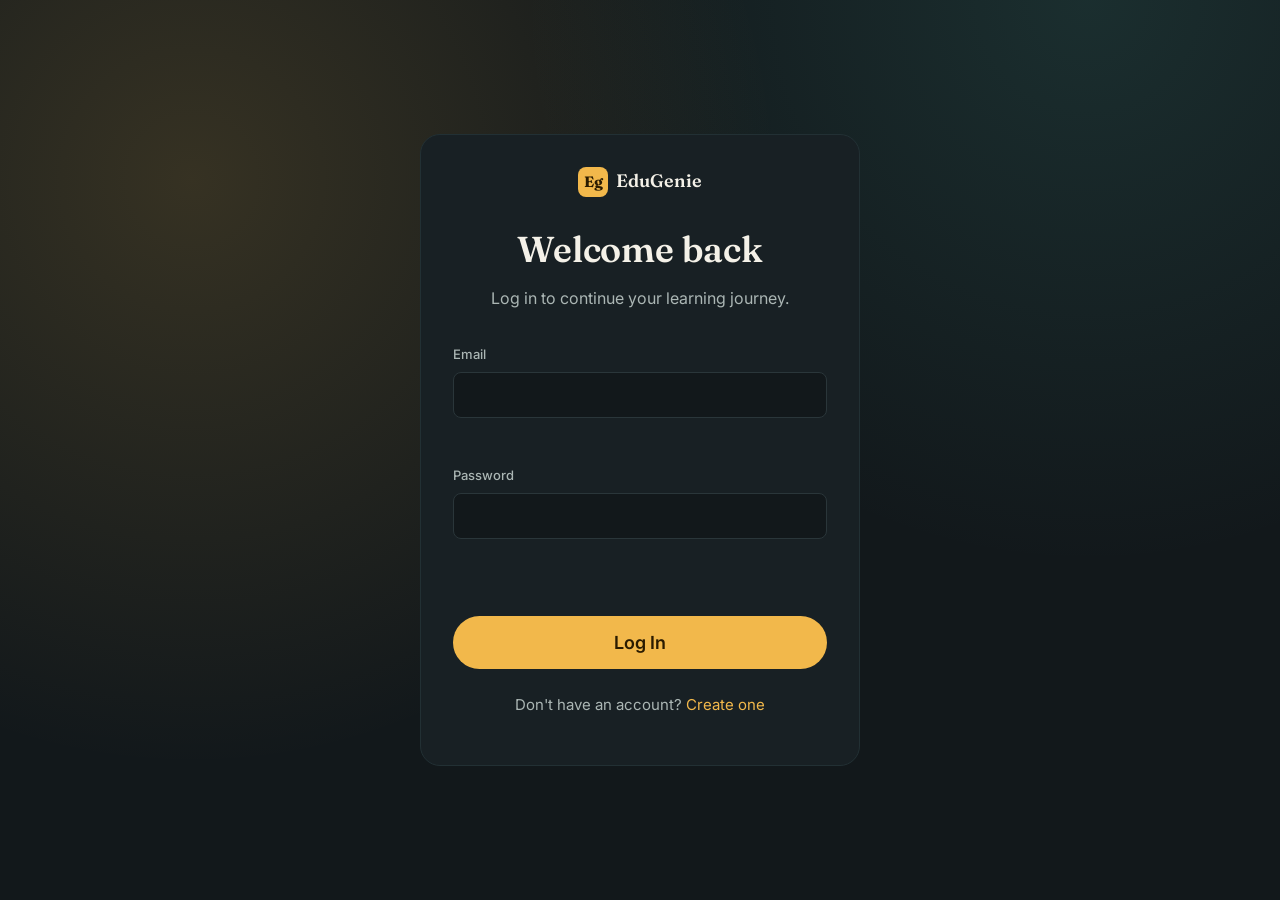
<file: frontend/pages/settings.html>
<!DOCTYPE html>
<html lang="en">
<head>
<meta charset="UTF-8">
<meta name="viewport" content="width=device-width, initial-scale=1.0">
<title>Settings — EduGenie</title>
<script>(function(){var t=localStorage.getItem('edugenie_theme')||'dark';document.documentElement.setAttribute('data-theme',t);})();</script>
<link rel="stylesheet" href="../css/variables.css">
<link rel="stylesheet" href="../css/global.css">
<link rel="stylesheet" href="../css/components.css">
<link rel="stylesheet" href="../css/dashboard.css">
<link rel="stylesheet" href="../css/responsive.css">
</head>
<body>

<div class="app-shell" id="app-shell-root"></div>

<template id="tpl-content">
  <div class="page-header"><div><h2>Settings</h2><p>Personalize how EduGenie works for you.</p></div></div>

  <div class="card" style="max-width:560px;">
    <div class="field">
      <label class="label">Theme</label>
      <div class="option-pills" id="themePills">
        <button type="button" class="option-pill" data-val="light">☀️ Light</button>
        <button type="button" class="option-pill" data-val="dark">🌙 Dark</button>
      </div>
    </div>
    <div class="field">
      <label class="label" for="explanationStyle">Preferred Explanation Style</label>
      <select class="select" id="explanationStyle">
        <option>Simple</option>
        <option>Detailed</option>
        <option>Step-by-Step</option>
        <option>Real-Life Example</option>
        <option>Exam-Oriented</option>
      </select>
    </div>
    <div class="field">
      <label class="label" for="quizDifficulty">Quiz Difficulty Preference</label>
      <select class="select" id="quizDifficulty">
        <option>Easy</option>
        <option>Medium</option>
        <option>Hard</option>
      </select>
    </div>
    <button class="btn btn-primary" id="saveSettingsBtn">Save Settings</button>
  </div>
</template>

<div id="toast-container"></div>

<script src="../js/theme.js"></script>
<script src="../js/api.js"></script>
<script src="../js/common.js"></script>
<script src="../js/layout.js"></script>
<script src="../js/settings.js"></script>
</body>
</html>
</file>
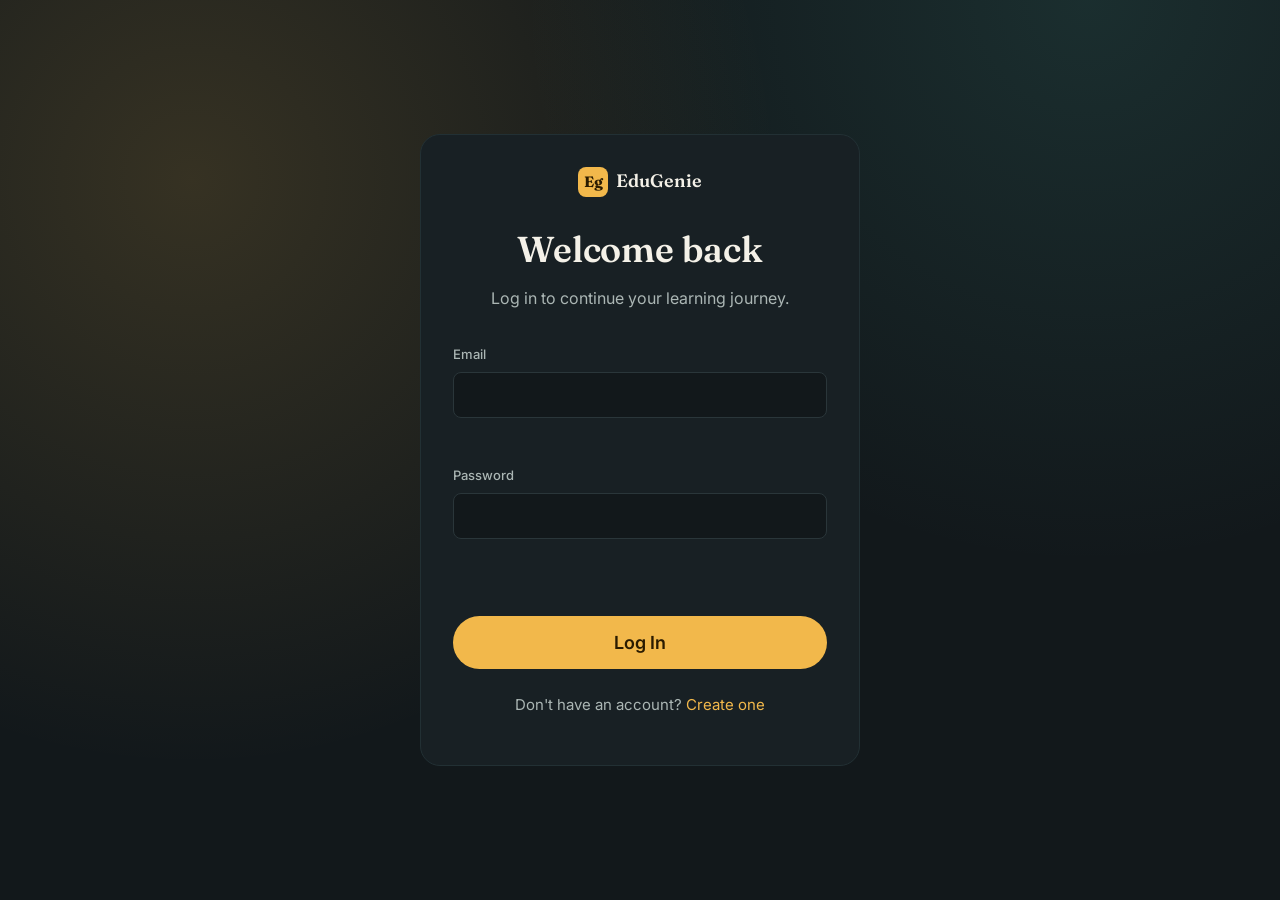
<file: frontend/pages/summarizer.html>
<!DOCTYPE html>
<html lang="en">
<head>
<meta charset="UTF-8">
<meta name="viewport" content="width=device-width, initial-scale=1.0">
<title>Summarizer — EduGenie</title>
<script>(function(){var t=localStorage.getItem('edugenie_theme')||'dark';document.documentElement.setAttribute('data-theme',t);})();</script>
<link rel="stylesheet" href="../css/variables.css">
<link rel="stylesheet" href="../css/global.css">
<link rel="stylesheet" href="../css/components.css">
<link rel="stylesheet" href="../css/dashboard.css">
<link rel="stylesheet" href="../css/responsive.css">
</head>
<body>

<div class="app-shell" id="app-shell-root"></div>

<template id="tpl-content">
  <div class="page-header">
    <div>
      <h2>Educational Text Summarizer</h2>
      <p>Paste your notes or textbook text to get a structured, exam-ready summary.</p>
    </div>
  </div>

  <div class="card" style="margin-bottom:var(--space-lg);">
    <form id="summaryForm">
      <div class="field">
        <div class="flex justify-between items-center">
          <label class="label" for="sourceText">Educational Text</label>
          <span class="field-hint" id="charCount">0 / 20,000 characters</span>
        </div>
        <textarea class="textarea" id="sourceText" style="min-height:220px;" placeholder="Paste your educational text here..." required></textarea>
      </div>
      <div class="grid grid-2">
        <div class="field">
          <label class="label">Summary Type</label>
          <div class="option-pills" id="typePills">
            <button type="button" class="option-pill active" data-val="Short Summary">Short Summary</button>
            <button type="button" class="option-pill" data-val="Detailed Notes">Detailed Notes</button>
            <button type="button" class="option-pill" data-val="Key Points">Key Points</button>
            <button type="button" class="option-pill" data-val="Exam Revision Notes">Exam Revision Notes</button>
          </div>
        </div>
        <div class="field">
          <label class="label">Detail Level</label>
          <div class="option-pills" id="levelPills">
            <button type="button" class="option-pill" data-val="Brief">Brief</button>
            <button type="button" class="option-pill active" data-val="Standard">Standard</button>
            <button type="button" class="option-pill" data-val="Detailed">Detailed</button>
          </div>
        </div>
      </div>
      <div class="flex gap-sm">
        <button type="submit" class="btn btn-primary" id="submitBtn">Summarize</button>
        <button type="button" class="btn btn-ghost" id="clearBtn">Clear</button>
      </div>
    </form>
  </div>

  <div id="resultContainer"></div>
</template>

<div id="toast-container"></div>

<script src="../js/theme.js"></script>
<script src="../js/api.js"></script>
<script src="../js/common.js"></script>
<script src="../js/layout.js"></script>
<script src="../js/summarizer.js"></script>
</body>
</html>
</file>
<file: frontend/css/variables.css>
/* ==========================================================================
   EduGenie Design Tokens
   Theme concept: "Chalkboard to Clarity" - a slate/chalkboard surface with
   warm highlighter-amber accents, evoking teaching & annotation without
   leaning on generic cream/terracotta or neutral dark/acid-green defaults.
   ========================================================================== */

:root {
  /* ---- Color: Dark (default) "Chalkboard" ---- */
  --color-bg: #12181B;              /* deep chalkboard slate */
  --color-bg-elevated: #182024;      /* card surface, slightly lifted */
  --color-bg-elevated-2: #1E282C;    /* hover / nested surface */
  --color-border: #2A363A;
  --color-border-soft: #223034;

  --color-ink: #F4F1E8;              /* chalk white */
  --color-ink-muted: #ABB6B4;        /* softer chalk */
  --color-ink-faint: #6E7A78;

  --color-accent: #F2B84B;           /* highlighter amber - the signature color */
  --color-accent-strong: #E8A526;
  --color-accent-ink: #2A1B00;       /* text on top of accent */

  --color-teal: #4FB6A8;             /* secondary accent - chalk teal */
  --color-coral: #E8735F;            /* tertiary accent - chalk coral, used sparingly for alerts */

  --color-success: #5FBF7A;
  --color-warning: #F2B84B;
  --color-danger: #E8735F;
  --color-info: #4FB6A8;

  --gradient-hero: radial-gradient(circle at 15% 20%, rgba(242, 184, 75, 0.16), transparent 45%),
                    radial-gradient(circle at 85% 0%, rgba(79, 182, 168, 0.14), transparent 40%);

  /* ---- Typography ---- */
  --font-display: 'Fraunces', Georgia, serif;
  --font-body: 'Inter', -apple-system, BlinkMacSystemFont, 'Segoe UI', sans-serif;
  --font-mono: 'IBM Plex Mono', 'Courier New', monospace;

  --fs-2xs: 0.75rem;
  --fs-xs: 0.8125rem;
  --fs-sm: 0.9375rem;
  --fs-base: 1rem;
  --fs-md: 1.125rem;
  --fs-lg: 1.375rem;
  --fs-xl: 1.75rem;
  --fs-2xl: 2.25rem;
  --fs-3xl: 3rem;
  --fs-4xl: 3.75rem;

  --fw-regular: 400;
  --fw-medium: 500;
  --fw-semibold: 600;
  --fw-bold: 700;

  --lh-tight: 1.15;
  --lh-snug: 1.35;
  --lh-normal: 1.6;

  /* ---- Spacing scale ---- */
  --space-3xs: 0.25rem;
  --space-2xs: 0.5rem;
  --space-xs: 0.75rem;
  --space-sm: 1rem;
  --space-md: 1.5rem;
  --space-lg: 2rem;
  --space-xl: 3rem;
  --space-2xl: 4.5rem;
  --space-3xl: 6.5rem;

  /* ---- Shape & elevation ---- */
  --radius-sm: 8px;
  --radius-md: 14px;
  --radius-lg: 20px;
  --radius-pill: 999px;

  --shadow-sm: 0 1px 2px rgba(0, 0, 0, 0.24);
  --shadow-md: 0 8px 24px rgba(0, 0, 0, 0.28);
  --shadow-lg: 0 20px 48px rgba(0, 0, 0, 0.36);
  --shadow-accent-glow: 0 0 0 1px rgba(242, 184, 75, 0.35), 0 8px 24px rgba(242, 184, 75, 0.12);

  /* ---- Motion ---- */
  --ease-standard: cubic-bezier(0.4, 0, 0.2, 1);
  --ease-out: cubic-bezier(0.16, 1, 0.3, 1);
  --duration-fast: 140ms;
  --duration-base: 220ms;
  --duration-slow: 420ms;

  /* ---- Layout ---- */
  --container-max: 1180px;
  --sidebar-width: 260px;
  --header-height: 72px;
}

/* ---- Light theme override ("Whiteboard") ---- */
[data-theme="light"] {
  --color-bg: #FBFAF6;
  --color-bg-elevated: #FFFFFF;
  --color-bg-elevated-2: #F2F0E9;
  --color-border: #E4E1D6;
  --color-border-soft: #ECEAE0;

  --color-ink: #1C231F;
  --color-ink-muted: #5B655E;
  --color-ink-faint: #8B948C;

  --color-accent: #C98A1F;
  --color-accent-strong: #B57A17;
  --color-accent-ink: #FFFDF8;

  --color-teal: #2E8E80;
  --color-coral: #C2503D;

  --gradient-hero: radial-gradient(circle at 15% 20%, rgba(201, 138, 31, 0.10), transparent 45%),
                    radial-gradient(circle at 85% 0%, rgba(46, 142, 128, 0.10), transparent 40%);

  --shadow-sm: 0 1px 2px rgba(20, 20, 10, 0.06);
  --shadow-md: 0 8px 24px rgba(20, 20, 10, 0.08);
  --shadow-lg: 0 20px 48px rgba(20, 20, 10, 0.10);
  --shadow-accent-glow: 0 0 0 1px rgba(201, 138, 31, 0.30), 0 8px 24px rgba(201, 138, 31, 0.10);
}

@media (prefers-reduced-motion: reduce) {
  *, *::before, *::after {
    animation-duration: 0.01ms !important;
    animation-iteration-count: 1 !important;
    transition-duration: 0.01ms !important;
    scroll-behavior: auto !important;
  }
}
</file>
<file: frontend/css/global.css>
/* ==========================================================================
   EduGenie Global Styles
   ========================================================================== */

@import url('https://fonts.googleapis.com/css2?family=Fraunces:ital,opsz,wght@0,9..144,400;0,9..144,500;0,9..144,600;0,9..144,700;1,9..144,500&family=Inter:wght@400;500;600;700;800&family=IBM+Plex+Mono:wght@400;500&display=swap');

*, *::before, *::after { box-sizing: border-box; }

html {
  scroll-behavior: smooth;
}

body {
  margin: 0;
  font-family: var(--font-body);
  background: var(--color-bg);
  color: var(--color-ink);
  font-size: var(--fs-base);
  line-height: var(--lh-normal);
  -webkit-font-smoothing: antialiased;
  transition: background-color var(--duration-base) var(--ease-standard), color var(--duration-base) var(--ease-standard);
}

img, svg { display: block; max-width: 100%; }

h1, h2, h3, h4 {
  font-family: var(--font-display);
  line-height: var(--lh-tight);
  margin: 0 0 var(--space-sm);
  color: var(--color-ink);
  font-weight: var(--fw-semibold);
}

h1 { font-size: var(--fs-4xl); letter-spacing: -0.01em; }
h2 { font-size: var(--fs-2xl); letter-spacing: -0.005em; }
h3 { font-size: var(--fs-lg); }
h4 { font-size: var(--fs-md); }

p { margin: 0 0 var(--space-sm); color: var(--color-ink-muted); }

a { color: inherit; text-decoration: none; }

ul, ol { padding-left: 1.25em; color: var(--color-ink-muted); }

button, input, textarea, select { font-family: inherit; font-size: inherit; color: inherit; }

/* Visible keyboard focus everywhere */
a:focus-visible, button:focus-visible, input:focus-visible, textarea:focus-visible, select:focus-visible, [tabindex]:focus-visible {
  outline: 2px solid var(--color-accent);
  outline-offset: 2px;
  border-radius: var(--radius-sm);
}

.container {
  max-width: var(--container-max);
  margin: 0 auto;
  padding: 0 var(--space-md);
}

.eyebrow {
  font-family: var(--font-mono);
  font-size: var(--fs-2xs);
  text-transform: uppercase;
  letter-spacing: 0.14em;
  color: var(--color-accent);
  font-weight: var(--fw-medium);
  display: inline-flex;
  align-items: center;
  gap: var(--space-2xs);
  margin-bottom: var(--space-sm);
}

.eyebrow::before {
  content: "";
  width: 18px;
  height: 1.5px;
  background: var(--color-accent);
  display: inline-block;
}

.text-muted { color: var(--color-ink-muted); }
.text-faint { color: var(--color-ink-faint); }
.text-accent { color: var(--color-accent); }

/* ---- Scrollbar ---- */
::-webkit-scrollbar { width: 10px; height: 10px; }
::-webkit-scrollbar-track { background: transparent; }
::-webkit-scrollbar-thumb { background: var(--color-border); border-radius: var(--radius-pill); }
::-webkit-scrollbar-thumb:hover { background: var(--color-ink-faint); }

/* ---- Utility layout ---- */
.flex { display: flex; }
.flex-col { display: flex; flex-direction: column; }
.items-center { align-items: center; }
.justify-between { justify-content: space-between; }
.gap-xs { gap: var(--space-xs); }
.gap-sm { gap: var(--space-sm); }
.gap-md { gap: var(--space-md); }
.hidden { display: none !important; }

.grid { display: grid; gap: var(--space-md); }
.grid-2 { grid-template-columns: repeat(2, 1fr); }
.grid-3 { grid-template-columns: repeat(3, 1fr); }

@media (max-width: 860px) {
  h1 { font-size: var(--fs-3xl); }
  .grid-2, .grid-3 { grid-template-columns: 1fr; }
}

/* ---- Page load fade ---- */
.page-fade-in {
  animation: pageFadeIn var(--duration-slow) var(--ease-out);
}
@keyframes pageFadeIn {
  from { opacity: 0; transform: translateY(6px); }
  to { opacity: 1; transform: translateY(0); }
}
</file>
<file: frontend/css/components.css>
/* ==========================================================================
   EduGenie Component Library
   ========================================================================== */

/* ---------- Buttons ---------- */
.btn {
  display: inline-flex;
  align-items: center;
  justify-content: center;
  gap: var(--space-2xs);
  padding: 0.75rem 1.4rem;
  border-radius: var(--radius-pill);
  font-weight: var(--fw-semibold);
  font-size: var(--fs-sm);
  border: 1px solid transparent;
  cursor: pointer;
  transition: transform var(--duration-fast) var(--ease-standard),
              box-shadow var(--duration-fast) var(--ease-standard),
              background-color var(--duration-fast) var(--ease-standard),
              border-color var(--duration-fast) var(--ease-standard);
  white-space: nowrap;
}
.btn:active { transform: scale(0.97); }
.btn:disabled { opacity: 0.55; cursor: not-allowed; transform: none; }

.btn-primary {
  background: var(--color-accent);
  color: var(--color-accent-ink);
}
.btn-primary:hover:not(:disabled) { background: var(--color-accent-strong); box-shadow: var(--shadow-accent-glow); }

.btn-secondary {
  background: transparent;
  border-color: var(--color-border);
  color: var(--color-ink);
}
.btn-secondary:hover:not(:disabled) { border-color: var(--color-ink-faint); background: var(--color-bg-elevated-2); }

.btn-ghost {
  background: transparent;
  color: var(--color-ink-muted);
}
.btn-ghost:hover:not(:disabled) { color: var(--color-ink); background: var(--color-bg-elevated-2); }

.btn-danger {
  background: transparent;
  border-color: var(--color-coral);
  color: var(--color-coral);
}
.btn-danger:hover:not(:disabled) { background: rgba(232, 115, 95, 0.1); }

.btn-sm { padding: 0.5rem 1rem; font-size: var(--fs-xs); }
.btn-lg { padding: 0.95rem 1.8rem; font-size: var(--fs-md); }
.btn-block { width: 100%; }
.btn-icon { padding: 0.6rem; border-radius: var(--radius-sm); }

/* ---------- Cards ---------- */
.card {
  background: var(--color-bg-elevated);
  border: 1px solid var(--color-border-soft);
  border-radius: var(--radius-lg);
  padding: var(--space-lg);
  transition: transform var(--duration-base) var(--ease-out), border-color var(--duration-base) var(--ease-standard), box-shadow var(--duration-base) var(--ease-standard);
}
.card-hover:hover {
  transform: translateY(-4px);
  border-color: var(--color-accent);
  box-shadow: var(--shadow-md);
}
.card-flat { box-shadow: none; }

.card-icon {
  width: 48px;
  height: 48px;
  border-radius: var(--radius-md);
  display: flex;
  align-items: center;
  justify-content: center;
  background: rgba(242, 184, 75, 0.14);
  color: var(--color-accent);
  margin-bottom: var(--space-sm);
}
.card-icon svg { width: 24px; height: 24px; }

/* ---------- Forms ---------- */
.field { margin-bottom: var(--space-md); }
.label {
  display: block;
  font-size: var(--fs-xs);
  font-weight: var(--fw-medium);
  color: var(--color-ink-muted);
  margin-bottom: var(--space-2xs);
}
.input, .textarea, .select {
  width: 100%;
  background: var(--color-bg);
  border: 1px solid var(--color-border);
  border-radius: var(--radius-sm);
  padding: 0.75rem 0.9rem;
  color: var(--color-ink);
  transition: border-color var(--duration-fast) var(--ease-standard), box-shadow var(--duration-fast) var(--ease-standard);
}
.input:focus, .textarea:focus, .select:focus {
  outline: none;
  border-color: var(--color-accent);
  box-shadow: 0 0 0 3px rgba(242, 184, 75, 0.18);
}
.textarea { resize: vertical; min-height: 120px; font-family: var(--font-body); }
.select { appearance: none; background-image: url("data:image/svg+xml,%3Csvg xmlns='http://www.w3.org/2000/svg' width='12' height='8'%3E%3Cpath d='M1 1l5 5 5-5' stroke='%23ABB6B4' stroke-width='1.6' fill='none' fill-rule='evenodd'/%3E%3C/svg%3E"); background-repeat: no-repeat; background-position: right 0.9rem center; padding-right: 2.2rem; }
.field-error { color: var(--color-coral); font-size: var(--fs-xs); margin-top: var(--space-2xs); min-height: 1.1em; }
.field-hint { color: var(--color-ink-faint); font-size: var(--fs-xs); margin-top: var(--space-2xs); }

.option-pills { display: flex; flex-wrap: wrap; gap: var(--space-2xs); }
.option-pill {
  padding: 0.55rem 1rem;
  border-radius: var(--radius-pill);
  border: 1px solid var(--color-border);
  background: var(--color-bg);
  color: var(--color-ink-muted);
  cursor: pointer;
  font-size: var(--fs-xs);
  font-weight: var(--fw-medium);
  transition: all var(--duration-fast) var(--ease-standard);
}
.option-pill:hover { border-color: var(--color-ink-faint); }
.option-pill.active { background: var(--color-accent); border-color: var(--color-accent); color: var(--color-accent-ink); }

/* ---------- Badges ---------- */
.badge {
  display: inline-flex;
  align-items: center;
  gap: 0.3em;
  font-size: var(--fs-2xs);
  font-weight: var(--fw-semibold);
  padding: 0.3em 0.75em;
  border-radius: var(--radius-pill);
  text-transform: uppercase;
  letter-spacing: 0.04em;
}
.badge-easy, .badge-success { background: rgba(95, 191, 122, 0.16); color: var(--color-success); }
.badge-medium, .badge-info { background: rgba(79, 182, 168, 0.16); color: var(--color-teal); }
.badge-hard, .badge-danger { background: rgba(232, 115, 95, 0.16); color: var(--color-coral); }

/* ---------- Toasts ---------- */
#toast-container {
  position: fixed;
  top: var(--space-md);
  right: var(--space-md);
  z-index: 9999;
  display: flex;
  flex-direction: column;
  gap: var(--space-xs);
  max-width: 360px;
}
.toast {
  background: var(--color-bg-elevated);
  border: 1px solid var(--color-border);
  border-left: 3px solid var(--color-accent);
  border-radius: var(--radius-sm);
  padding: var(--space-sm) var(--space-md);
  box-shadow: var(--shadow-lg);
  font-size: var(--fs-sm);
  animation: toastIn var(--duration-base) var(--ease-out);
}
.toast.toast-success { border-left-color: var(--color-success); }
.toast.toast-error { border-left-color: var(--color-coral); }
.toast.toast-out { animation: toastOut var(--duration-base) var(--ease-standard) forwards; }
@keyframes toastIn { from { opacity: 0; transform: translateX(24px); } to { opacity: 1; transform: translateX(0); } }
@keyframes toastOut { to { opacity: 0; transform: translateX(24px); } }

/* ---------- Loaders ---------- */
.spinner {
  width: 18px; height: 18px;
  border: 2.5px solid rgba(255,255,255,0.25);
  border-top-color: currentColor;
  border-radius: 50%;
  animation: spin 0.7s linear infinite;
  display: inline-block;
}
[data-theme="light"] .spinner { border-color: rgba(0,0,0,0.15); border-top-color: currentColor; }
@keyframes spin { to { transform: rotate(360deg); } }

.skeleton {
  background: linear-gradient(90deg, var(--color-bg-elevated-2) 25%, var(--color-border-soft) 37%, var(--color-bg-elevated-2) 63%);
  background-size: 400% 100%;
  animation: skeletonShimmer 1.4s ease infinite;
  border-radius: var(--radius-sm);
}
@keyframes skeletonShimmer { 0% { background-position: 100% 50%; } 100% { background-position: 0 50%; } }

.typing-indicator { display: inline-flex; gap: 4px; align-items: center; padding: 0.4rem 0; }
.typing-indicator span {
  width: 6px; height: 6px; border-radius: 50%; background: var(--color-ink-faint);
  animation: typingBounce 1.2s ease infinite;
}
.typing-indicator span:nth-child(2) { animation-delay: 0.15s; }
.typing-indicator span:nth-child(3) { animation-delay: 0.3s; }
@keyframes typingBounce { 0%, 60%, 100% { transform: translateY(0); opacity: 0.5; } 30% { transform: translateY(-5px); opacity: 1; } }

/* ---------- Empty / Error states ---------- */
.state-block {
  text-align: center;
  padding: var(--space-2xl) var(--space-md);
  color: var(--color-ink-muted);
}
.state-block .state-icon {
  width: 56px; height: 56px; margin: 0 auto var(--space-sm);
  color: var(--color-ink-faint);
}
.state-block h4 { color: var(--color-ink); margin-bottom: var(--space-2xs); }

/* ---------- Nav bar ---------- */
.navbar {
  position: sticky; top: 0; z-index: 100;
  background: color-mix(in srgb, var(--color-bg) 88%, transparent);
  backdrop-filter: blur(10px);
  border-bottom: 1px solid var(--color-border-soft);
}
.navbar-inner {
  height: var(--header-height);
  display: flex; align-items: center; justify-content: space-between;
}
.logo { display: flex; align-items: center; gap: 0.5rem; font-family: var(--font-display); font-weight: 600; font-size: var(--fs-md); }
.logo .logo-mark {
  width: 30px; height: 30px; border-radius: 8px;
  background: var(--color-accent); color: var(--color-accent-ink);
  display: flex; align-items: center; justify-content: center;
  font-family: var(--font-display); font-weight: 700; font-size: 15px;
}
.nav-links { display: flex; align-items: center; gap: var(--space-lg); }
.nav-links a { font-size: var(--fs-sm); color: var(--color-ink-muted); transition: color var(--duration-fast); }
.nav-links a:hover { color: var(--color-ink); }
.nav-actions { display: flex; align-items: center; gap: var(--space-sm); }
.mobile-toggle { display: none; background: none; border: none; color: var(--color-ink); cursor: pointer; }

@media (max-width: 860px) {
  .nav-links { position: fixed; inset: var(--header-height) 0 auto 0; background: var(--color-bg-elevated); border-bottom: 1px solid var(--color-border); flex-direction: column; align-items: flex-start; padding: var(--space-md); gap: var(--space-md); transform: translateY(-8px); opacity: 0; pointer-events: none; transition: all var(--duration-base) var(--ease-out); }
  .nav-links.open { transform: translateY(0); opacity: 1; pointer-events: auto; }
  .mobile-toggle { display: block; }
}

/* ---------- Theme toggle ---------- */
.theme-toggle {
  width: 40px; height: 40px; border-radius: 50%;
  border: 1px solid var(--color-border); background: var(--color-bg-elevated);
  display: flex; align-items: center; justify-content: center; cursor: pointer;
  color: var(--color-ink-muted);
  transition: color var(--duration-fast), border-color var(--duration-fast);
}
.theme-toggle:hover { color: var(--color-accent); border-color: var(--color-accent); }
.theme-toggle svg { width: 18px; height: 18px; }

/* ---------- App shell (dashboard layout) ---------- */
.app-shell { display: flex; min-height: 100vh; }
.sidebar {
  width: var(--sidebar-width); flex-shrink: 0;
  background: var(--color-bg-elevated);
  border-right: 1px solid var(--color-border-soft);
  padding: var(--space-md);
  display: flex; flex-direction: column; gap: var(--space-lg);
  position: sticky; top: 0; height: 100vh; overflow-y: auto;
}
.sidebar-nav { display: flex; flex-direction: column; gap: 2px; flex: 1; }
.sidebar-link {
  display: flex; align-items: center; gap: 0.7rem;
  padding: 0.65rem 0.8rem; border-radius: var(--radius-sm);
  color: var(--color-ink-muted); font-size: var(--fs-sm); font-weight: var(--fw-medium);
  transition: background var(--duration-fast), color var(--duration-fast);
}
.sidebar-link svg { width: 18px; height: 18px; flex-shrink: 0; }
.sidebar-link:hover { background: var(--color-bg-elevated-2); color: var(--color-ink); }
.sidebar-link.active { background: rgba(242, 184, 75, 0.14); color: var(--color-accent); }
.sidebar-footer { border-top: 1px solid var(--color-border-soft); padding-top: var(--space-sm); }

.main-content { flex: 1; min-width: 0; }
.topbar {
  height: var(--header-height); display: flex; align-items: center; justify-content: space-between;
  padding: 0 var(--space-lg); border-bottom: 1px solid var(--color-border-soft);
  position: sticky; top: 0; background: color-mix(in srgb, var(--color-bg) 90%, transparent); backdrop-filter: blur(10px); z-index: 20;
}
.page-body { padding: var(--space-lg); max-width: 1100px; }

.mobile-sidebar-toggle { display: none; background: none; border: none; color: var(--color-ink); cursor: pointer; }

@media (max-width: 960px) {
  .sidebar { position: fixed; left: 0; top: 0; z-index: 200; transform: translateX(-100%); transition: transform var(--duration-base) var(--ease-out); box-shadow: var(--shadow-lg); }
  .sidebar.open { transform: translateX(0); }
  .mobile-sidebar-toggle { display: block; }
  .page-body { padding: var(--space-md); }
  .sidebar-overlay { display: none; position: fixed; inset: 0; background: rgba(0,0,0,0.4); z-index: 150; }
  .sidebar-overlay.open { display: block; }
}

/* ---------- Avatar ---------- */
.avatar {
  width: 38px; height: 38px; border-radius: 50%;
  background: var(--color-accent); color: var(--color-accent-ink);
  display: flex; align-items: center; justify-content: center;
  font-weight: var(--fw-semibold); font-size: var(--fs-sm); flex-shrink: 0;
}

/* ---------- Progress bar ---------- */
.progress-track { height: 8px; border-radius: var(--radius-pill); background: var(--color-bg-elevated-2); overflow: hidden; }
.progress-fill { height: 100%; background: var(--color-accent); border-radius: var(--radius-pill); transition: width var(--duration-slow) var(--ease-out); }

/* ---------- Tabs ---------- */
.tabs { display: flex; gap: var(--space-xs); border-bottom: 1px solid var(--color-border-soft); margin-bottom: var(--space-lg); }
.tab-btn {
  padding: 0.7rem 0.2rem; margin-right: var(--space-md);
  background: none; border: none; border-bottom: 2px solid transparent;
  color: var(--color-ink-muted); font-weight: var(--fw-medium); cursor: pointer;
  transition: color var(--duration-fast), border-color var(--duration-fast);
}
.tab-btn.active { color: var(--color-ink); border-color: var(--color-accent); }
</file>
<file: frontend/css/landing.css>
/* ==========================================================================
   EduGenie Landing Page
   ========================================================================== */

.hero {
  position: relative;
  padding: var(--space-3xl) 0 var(--space-2xl);
  background: var(--gradient-hero);
  overflow: hidden;
}
.hero-inner { display: grid; grid-template-columns: 1.1fr 0.9fr; gap: var(--space-2xl); align-items: center; }
.hero h1 { font-size: var(--fs-4xl); margin-bottom: var(--space-md); }
.hero h1 em { font-style: italic; color: var(--color-accent); }
.hero-desc { font-size: var(--fs-md); max-width: 46ch; margin-bottom: var(--space-lg); }
.hero-actions { display: flex; gap: var(--space-sm); flex-wrap: wrap; }

/* Signature element: annotated "chalkboard" preview panel */
.hero-panel {
  background: var(--color-bg-elevated);
  border: 1px solid var(--color-border-soft);
  border-radius: var(--radius-lg);
  padding: var(--space-md);
  box-shadow: var(--shadow-lg);
  position: relative;
}
.hero-panel-header { display: flex; align-items: center; gap: var(--space-2xs); margin-bottom: var(--space-sm); }
.hero-panel-dot { width: 9px; height: 9px; border-radius: 50%; background: var(--color-border); }
.hero-panel-title { font-family: var(--font-mono); font-size: var(--fs-2xs); color: var(--color-ink-faint); margin-left: var(--space-2xs); }
.hero-chat-bubble {
  border-radius: var(--radius-md); padding: var(--space-sm) var(--space-md); margin-bottom: var(--space-sm);
  font-size: var(--fs-sm); line-height: var(--lh-snug); max-width: 90%;
  animation: bubbleIn var(--duration-slow) var(--ease-out) both;
}
.hero-chat-bubble.user { background: var(--color-bg-elevated-2); margin-left: auto; }
.hero-chat-bubble.ai { background: rgba(242, 184, 75, 0.12); border: 1px solid rgba(242, 184, 75, 0.25); }
.hero-chat-bubble:nth-child(2) { animation-delay: 0.15s; }
.hero-chat-bubble:nth-child(3) { animation-delay: 0.35s; }
@keyframes bubbleIn { from { opacity: 0; transform: translateY(10px); } to { opacity: 1; transform: translateY(0); } }

.hero-underline-svg { position: absolute; opacity: 0.5; pointer-events: none; }

/* ---------- Section wrapper ---------- */
.section { padding: var(--space-2xl) 0; }
.section-head { max-width: 640px; margin-bottom: var(--space-xl); }
.section-alt { background: var(--color-bg-elevated); border-top: 1px solid var(--color-border-soft); border-bottom: 1px solid var(--color-border-soft); }

/* ---------- Features grid ---------- */
.features-grid { display: grid; grid-template-columns: repeat(3, 1fr); gap: var(--space-md); }

/* ---------- How it works ---------- */
.steps-row { display: grid; grid-template-columns: repeat(4, 1fr); gap: var(--space-md); counter-reset: step; }
.step-card { position: relative; padding-top: var(--space-md); }
.step-number {
  font-family: var(--font-display); font-size: var(--fs-2xl); color: var(--color-accent);
  opacity: 0.5; margin-bottom: var(--space-2xs); display: block;
}
.step-connector { position: absolute; top: 2.3rem; left: 100%; width: var(--space-md); height: 1px; background: var(--color-border); }

/* ---------- Benefits ---------- */
.benefits-grid { display: grid; grid-template-columns: repeat(3, 1fr); gap: var(--space-md); }
.benefit-card { border-top: 3px solid var(--color-accent); }
.benefit-card:nth-child(2) { border-top-color: var(--color-teal); }
.benefit-card:nth-child(3) { border-top-color: var(--color-coral); }

/* ---------- CTA ---------- */
.cta-section {
  text-align: center; padding: var(--space-2xl) var(--space-md);
  background: var(--gradient-hero);
  border-radius: var(--radius-lg);
  margin: 0 auto var(--space-2xl);
  max-width: var(--container-max);
}
.cta-section h2 { max-width: 24ch; margin: 0 auto var(--space-sm); }

/* ---------- Footer ---------- */
.footer { border-top: 1px solid var(--color-border-soft); padding: var(--space-2xl) 0 var(--space-lg); }
.footer-grid { display: grid; grid-template-columns: 1.4fr repeat(3, 1fr); gap: var(--space-lg); margin-bottom: var(--space-xl); }
.footer-col h4 { font-size: var(--fs-sm); color: var(--color-ink-muted); text-transform: uppercase; letter-spacing: 0.06em; margin-bottom: var(--space-sm); }
.footer-col a { display: block; color: var(--color-ink-muted); font-size: var(--fs-sm); margin-bottom: var(--space-xs); transition: color var(--duration-fast); }
.footer-col a:hover { color: var(--color-accent); }
.footer-bottom { display: flex; justify-content: space-between; align-items: center; padding-top: var(--space-md); border-top: 1px solid var(--color-border-soft); font-size: var(--fs-xs); color: var(--color-ink-faint); flex-wrap: wrap; gap: var(--space-sm); }

@media (max-width: 960px) {
  .hero-inner { grid-template-columns: 1fr; }
  .features-grid, .steps-row, .benefits-grid { grid-template-columns: 1fr; }
  .step-connector { display: none; }
  .footer-grid { grid-template-columns: repeat(2, 1fr); }
}
</file>
<file: frontend/css/responsive.css>
/* ==========================================================================
   EduGenie Responsive Overrides (fine-tuning beyond component-level rules)
   ========================================================================== */

@media (max-width: 640px) {
  .container { padding: 0 var(--space-sm); }
  .hero { padding: var(--space-2xl) 0 var(--space-lg); }
  .hero h1 { font-size: var(--fs-3xl); }
  .section { padding: var(--space-xl) 0; }
  .cta-section { padding: var(--space-xl) var(--space-sm); }
  .page-body { padding: var(--space-sm); }
  .chat-msg { max-width: 90%; }
}

@media (max-width: 480px) {
  .btn-lg { width: 100%; }
  .hero-actions { flex-direction: column; }
  .hero-actions .btn { width: 100%; }
}
</file>
<file: frontend/css/dashboard.css>
/* ==========================================================================
   EduGenie Dashboard & App Pages
   ========================================================================== */

.page-header { display: flex; justify-content: space-between; align-items: flex-start; margin-bottom: var(--space-lg); flex-wrap: wrap; gap: var(--space-sm); }
.page-header h2 { margin-bottom: 0.2rem; }

.stat-grid { display: grid; grid-template-columns: repeat(4, 1fr); gap: var(--space-md); margin-bottom: var(--space-lg); }
.stat-card { text-align: left; }
.stat-value { font-family: var(--font-display); font-size: var(--fs-2xl); color: var(--color-ink); }
.stat-label { font-size: var(--fs-xs); color: var(--color-ink-muted); }

.quick-actions-grid { display: grid; grid-template-columns: repeat(5, 1fr); gap: var(--space-sm); margin-bottom: var(--space-lg); }
.quick-action { text-align: center; cursor: pointer; padding: var(--space-md); }
.quick-action .card-icon { margin: 0 auto var(--space-xs); }

.dashboard-columns { display: grid; grid-template-columns: 1.4fr 1fr; gap: var(--space-md); align-items: start; }

.activity-item { display: flex; gap: var(--space-sm); align-items: center; padding: var(--space-sm) 0; border-bottom: 1px solid var(--color-border-soft); }
.activity-item:last-child { border-bottom: none; }
.activity-icon { width: 36px; height: 36px; border-radius: var(--radius-sm); background: var(--color-bg-elevated-2); display: flex; align-items: center; justify-content: center; color: var(--color-accent); flex-shrink: 0; }
.activity-icon svg { width: 18px; height: 18px; }
.activity-meta { font-size: var(--fs-2xs); color: var(--color-ink-faint); }

/* ---------- Chat / Assistant ---------- */
.chat-shell { display: flex; flex-direction: column; height: calc(100vh - var(--header-height) - var(--space-lg) * 2); max-height: 780px; }
.chat-messages { flex: 1; overflow-y: auto; padding: var(--space-md) 0; display: flex; flex-direction: column; gap: var(--space-md); }
.chat-msg { max-width: 78%; padding: var(--space-sm) var(--space-md); border-radius: var(--radius-md); font-size: var(--fs-sm); line-height: var(--lh-snug); white-space: pre-wrap; position: relative; }
.chat-msg.user { align-self: flex-end; background: var(--color-accent); color: var(--color-accent-ink); border-bottom-right-radius: 4px; }
.chat-msg.assistant { align-self: flex-start; background: var(--color-bg-elevated); border: 1px solid var(--color-border-soft); border-bottom-left-radius: 4px; }
.chat-msg-actions { margin-top: var(--space-2xs); display: flex; gap: var(--space-xs); }
.chat-msg-actions button { font-size: var(--fs-2xs); background: none; border: none; color: var(--color-ink-faint); cursor: pointer; }
.chat-msg-actions button:hover { color: var(--color-accent); }
.chat-input-row { display: flex; gap: var(--space-sm); padding-top: var(--space-sm); border-top: 1px solid var(--color-border-soft); }
.chat-input-row .textarea { min-height: 48px; max-height: 140px; }
.suggested-questions { display: flex; flex-wrap: wrap; gap: var(--space-2xs); margin-bottom: var(--space-md); }

/* ---------- Concept explainer result ---------- */
.concept-result-grid { display: grid; grid-template-columns: 1fr 1fr; gap: var(--space-md); margin-top: var(--space-lg); }
.concept-block h4 { color: var(--color-accent); font-size: var(--fs-xs); text-transform: uppercase; letter-spacing: 0.06em; font-family: var(--font-body); font-weight: var(--fw-semibold); }
.concept-block.full { grid-column: 1 / -1; }

/* ---------- Quiz ---------- */
.quiz-progress-row { display: flex; align-items: center; gap: var(--space-sm); margin-bottom: var(--space-lg); }
.quiz-progress-row .progress-track { flex: 1; }
.quiz-option { display: flex; align-items: center; gap: var(--space-sm); padding: var(--space-sm) var(--space-md); border: 1px solid var(--color-border); border-radius: var(--radius-md); margin-bottom: var(--space-xs); cursor: pointer; transition: all var(--duration-fast); }
.quiz-option:hover { border-color: var(--color-ink-faint); }
.quiz-option.selected { border-color: var(--color-accent); background: rgba(242, 184, 75, 0.08); }
.quiz-option.correct { border-color: var(--color-success); background: rgba(95, 191, 122, 0.1); }
.quiz-option.incorrect { border-color: var(--color-coral); background: rgba(232, 115, 95, 0.1); }
.quiz-option-letter { width: 26px; height: 26px; border-radius: 50%; border: 1px solid var(--color-border); display: flex; align-items: center; justify-content: center; font-size: var(--fs-xs); flex-shrink: 0; }
.quiz-nav-row { display: flex; justify-content: space-between; margin-top: var(--space-lg); }
.score-ring-wrap { text-align: center; padding: var(--space-lg) 0; }
.score-ring { width: 140px; height: 140px; margin: 0 auto var(--space-md); }

/* ---------- Learning path ---------- */
.phase-card { border-left: 3px solid var(--color-accent); margin-bottom: var(--space-md); }
.phase-topic-row { display: flex; align-items: center; gap: var(--space-xs); padding: var(--space-2xs) 0; }
.phase-topic-row input[type="checkbox"] { accent-color: var(--color-accent); width: 16px; height: 16px; }
.phase-topic-row.completed span { text-decoration: line-through; color: var(--color-ink-faint); }
.phase-meta-row { display: flex; gap: var(--space-md); font-size: var(--fs-xs); color: var(--color-ink-faint); margin-top: var(--space-sm); flex-wrap: wrap; }

/* ---------- History ---------- */
.history-filters { display: flex; gap: var(--space-2xs); margin-bottom: var(--space-md); flex-wrap: wrap; }
.history-table-row { display: grid; grid-template-columns: 110px 130px 1fr auto; gap: var(--space-sm); align-items: center; padding: var(--space-sm) 0; border-bottom: 1px solid var(--color-border-soft); font-size: var(--fs-sm); }
.history-table-row:last-child { border-bottom: none; }

/* ---------- Auth pages ---------- */
.auth-wrap { min-height: 100vh; display: flex; align-items: center; justify-content: center; padding: var(--space-lg); background: var(--gradient-hero); }
.auth-card { width: 100%; max-width: 440px; }
.auth-card .logo { justify-content: center; margin-bottom: var(--space-lg); }
.auth-switch { text-align: center; font-size: var(--fs-sm); margin-top: var(--space-md); }
.password-strength { height: 4px; border-radius: var(--radius-pill); background: var(--color-bg-elevated-2); margin-top: var(--space-2xs); overflow: hidden; }
.password-strength-fill { height: 100%; transition: width var(--duration-base), background-color var(--duration-base); }

@media (max-width: 960px) {
  .stat-grid { grid-template-columns: repeat(2, 1fr); }
  .quick-actions-grid { grid-template-columns: repeat(2, 1fr); }
  .dashboard-columns { grid-template-columns: 1fr; }
  .concept-result-grid { grid-template-columns: 1fr; }
  .history-table-row { grid-template-columns: 1fr; }
}
</file>
